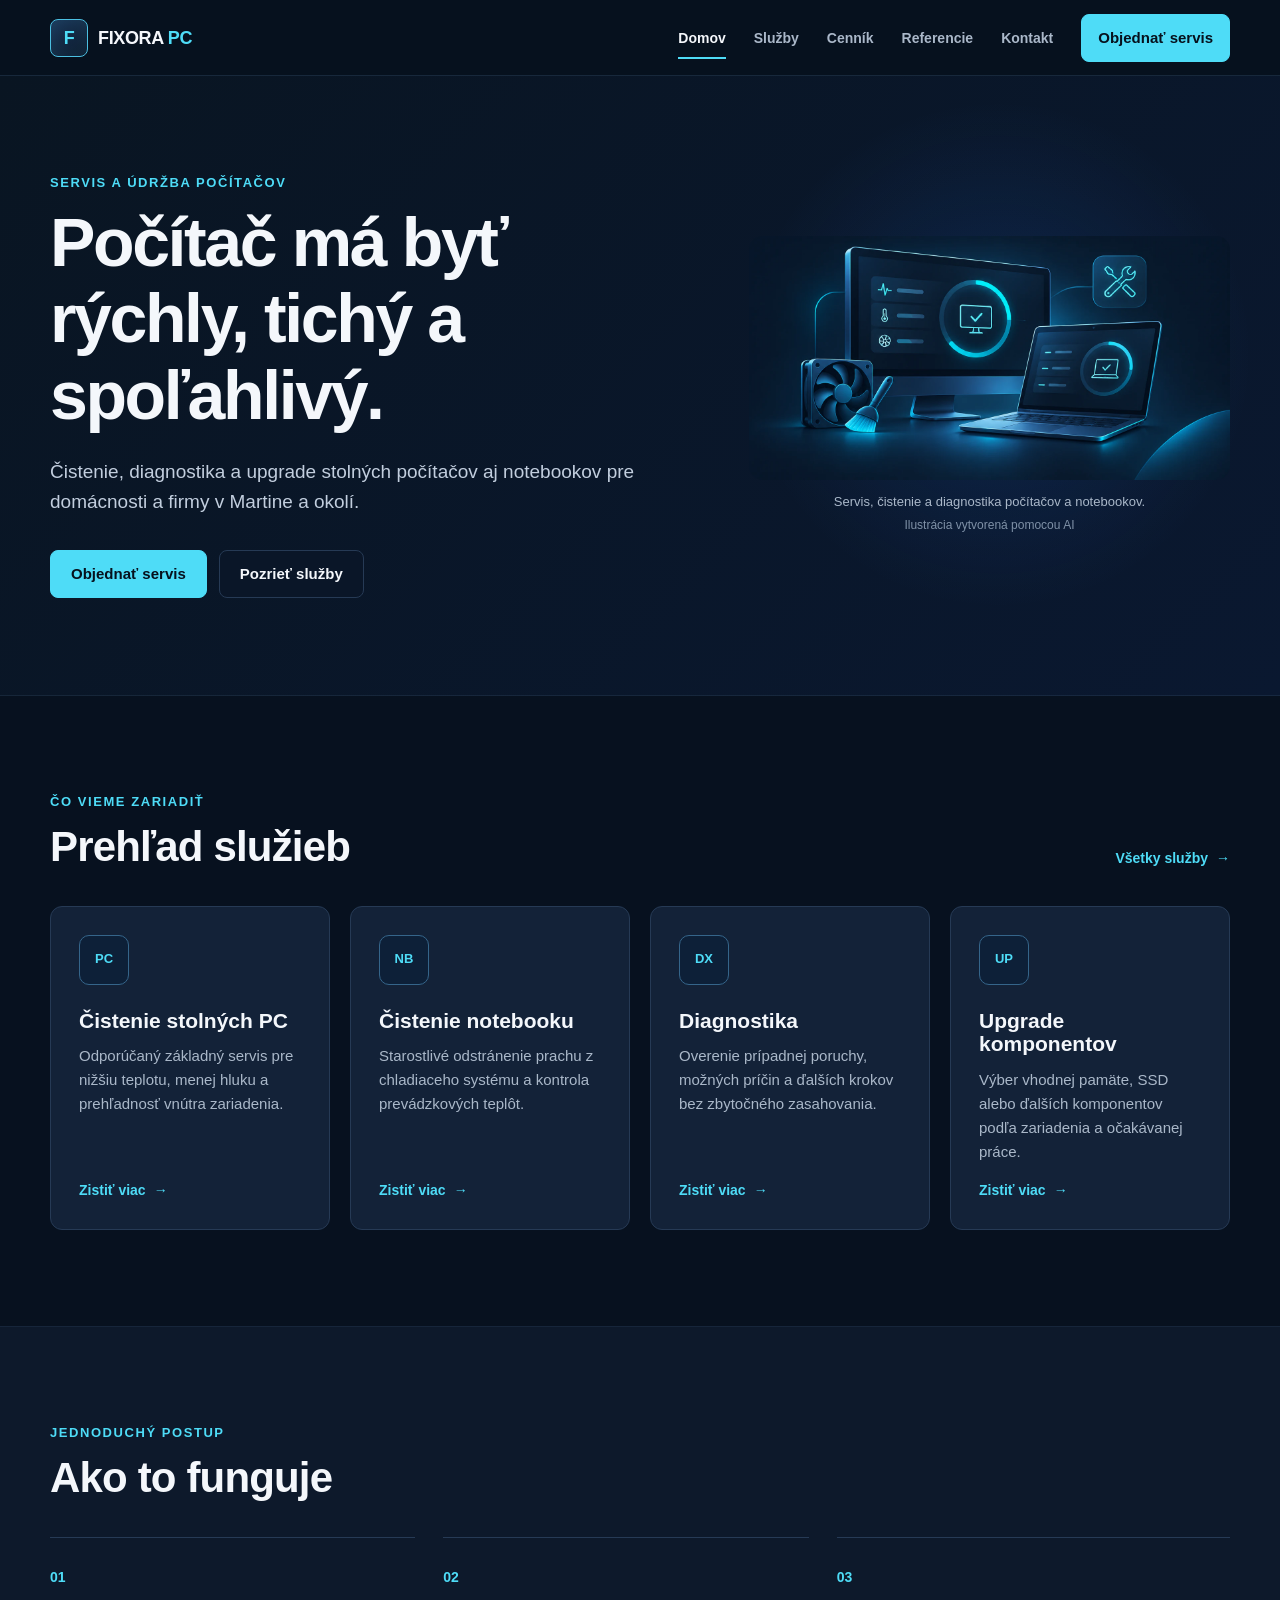
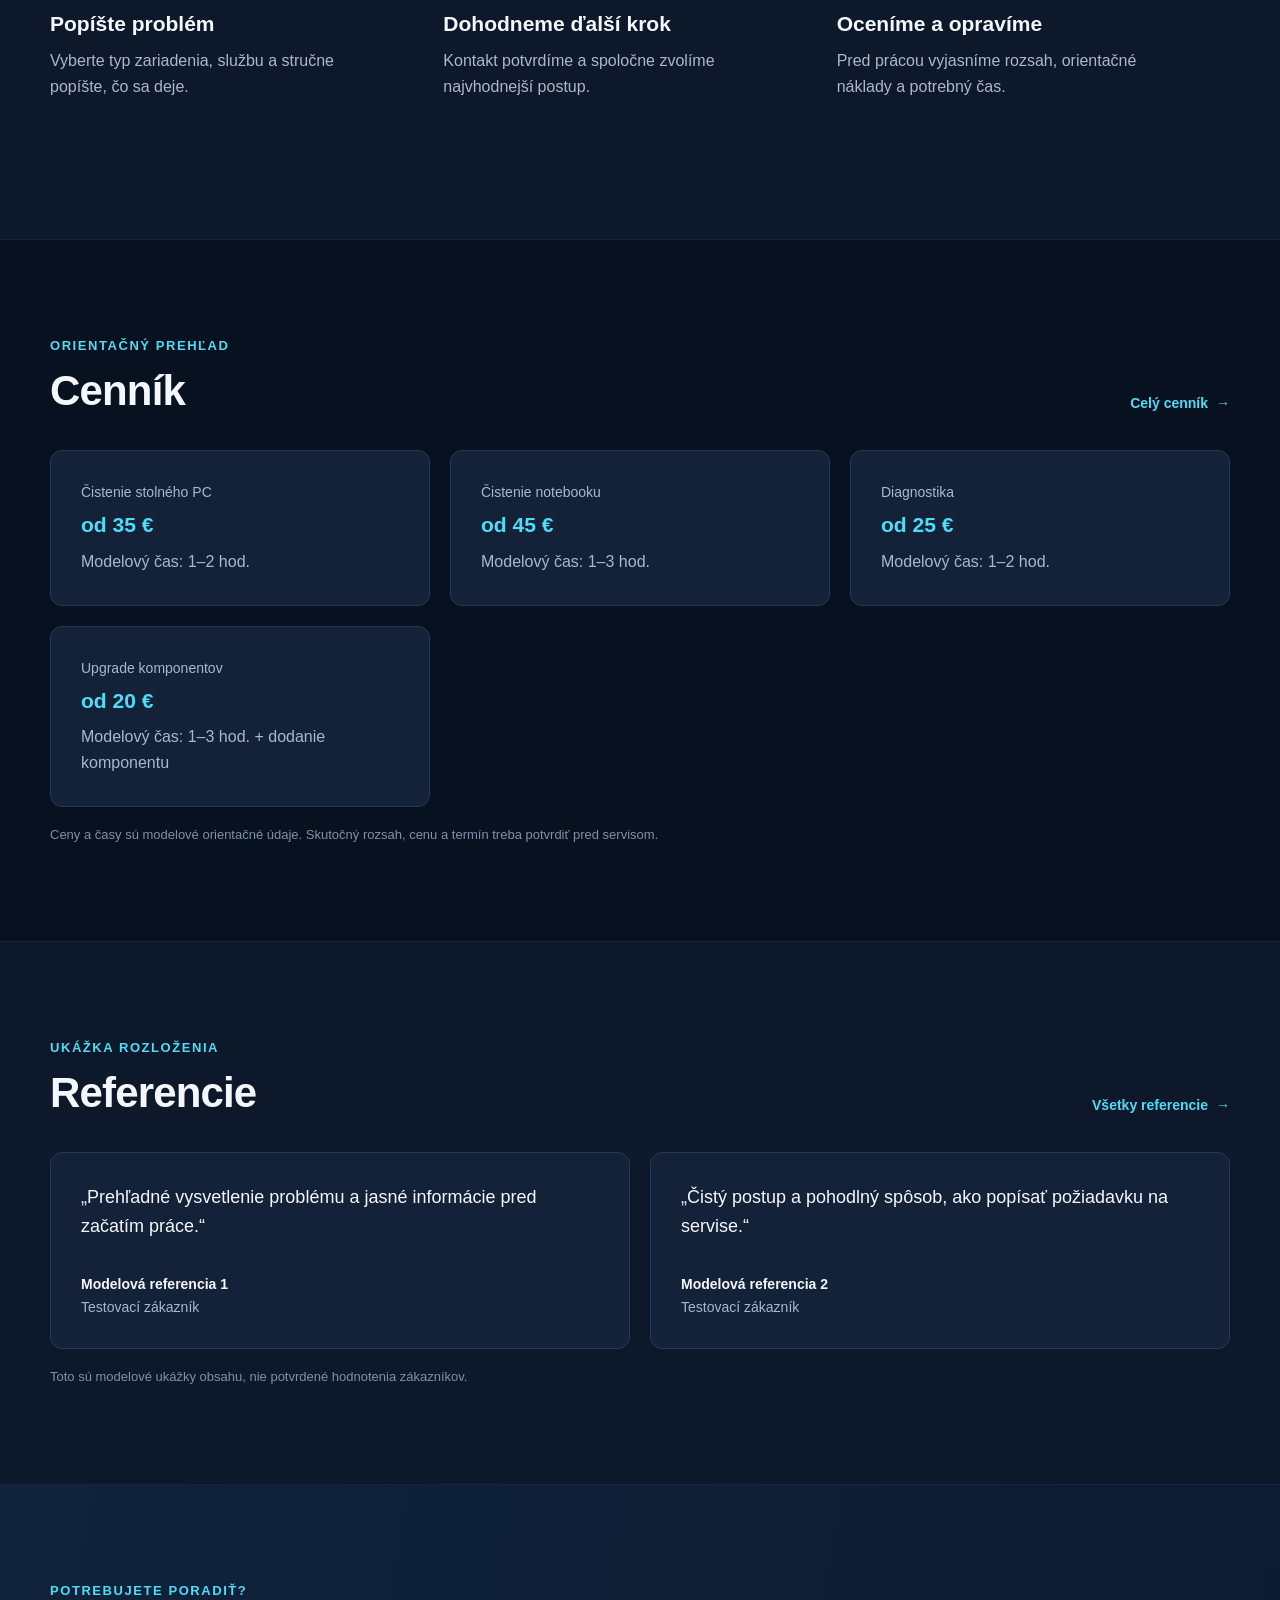
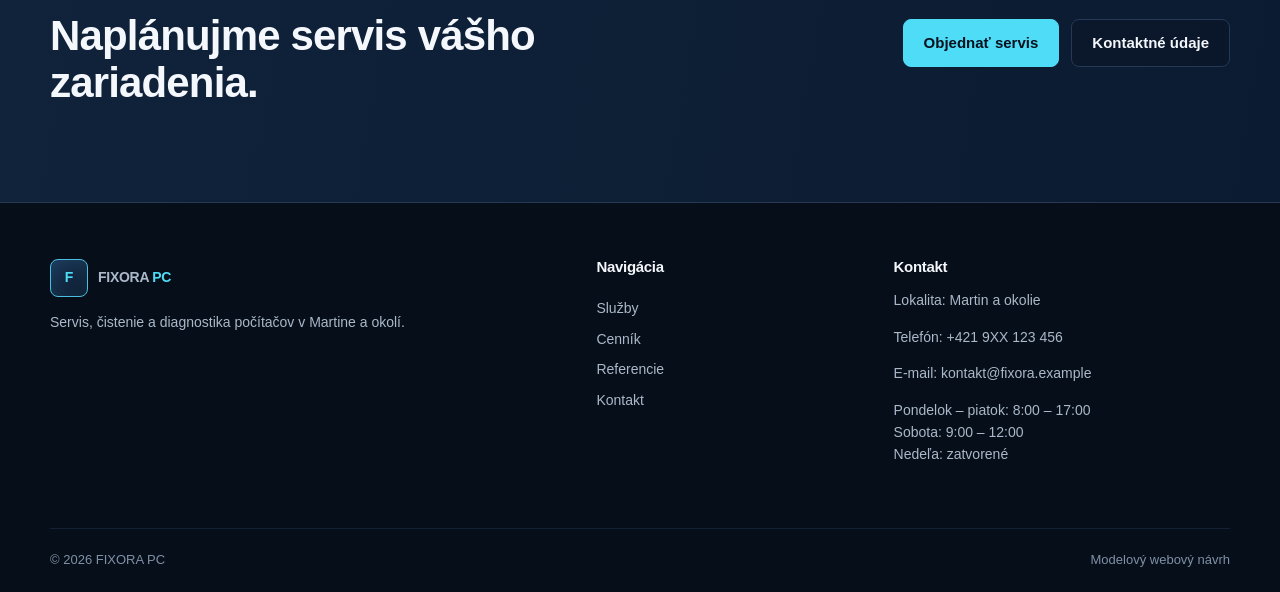
<file: index.html>
<!doctype html>
<html lang="sk">
<head>
  <meta charset="utf-8">
  <meta name="viewport" content="width=device-width, initial-scale=1">
  <meta name="description" content="FIXORA PC — modelový web pre servis, diagnostiku, čistenie a upgrade počítačov v Martine a okolí.">
  <title>FIXORA PC — servis počítačov</title>
  <link rel="icon" type="image/x-icon" href="img/favicon.ico">
  <link rel="icon" type="image/png" href="img/favicon.png">
  <link rel="preload" as="image" href="img/fixora-hero.webp" fetchpriority="high">
  <link rel="stylesheet" href="styles.css">
</head>
<body data-page="domov">
  <header class="site-header">
    <div class="container header-inner">
      <a class="brand" href="index.html" aria-label="FIXORA PC — domov">
        <span class="brand-mark" aria-hidden="true">F</span>
        <span>FIXORA <b>PC</b></span>
      </a>
      <button class="menu-toggle" type="button" aria-expanded="false" aria-controls="main-nav">
        <span class="sr-only">Otvoriť menu</span><span></span><span></span><span></span>
      </button>
      <nav class="main-nav" id="main-nav" aria-label="Hlavná navigácia">
        <a href="index.html" data-nav="domov">Domov</a>
        <a href="sluzby.html" data-nav="sluzby">Služby</a>
        <a href="cennik.html" data-nav="cennik">Cenník</a>
        <a href="referencie.html" data-nav="referencie">Referencie</a>
        <a href="kontakt.html" data-nav="kontakt">Kontakt</a>
        <a class="button button-primary nav-cta" href="objednavka.html">Objednať servis</a>
      </nav>
    </div>
  </header>

  <main>
    <section class="hero">
      <div class="container hero-grid">
        <div class="hero-copy">
          <p class="eyebrow">Servis a údržba počítačov</p>
          <h1>Počítač má byť rýchly, tichý a spoľahlivý.</h1>
          <p class="hero-lead">Čistenie, diagnostika a upgrade stolných počítačov aj notebookov pre domácnosti a firmy v Martine a okolí.</p>
          <div class="button-row">
            <a class="button button-primary" href="objednavka.html">Objednať servis</a>
            <a class="button button-secondary" href="sluzby.html">Pozrieť služby</a>
          </div>
        </div>
        <figure class="hero-visual">
          <img src="img/fixora-hero.webp" width="1448" height="736" fetchpriority="high" alt="Ilustrácia servisu, čistenia a diagnostiky počítačov a notebookov FIXORA PC.">
          <figcaption>Servis, čistenie a diagnostika počítačov a notebookov.<small>Ilustrácia vytvorená pomocou AI</small></figcaption>
        </figure>
      </div>
    </section>

    <section class="section" id="sluzby">
      <div class="container">
        <div class="section-heading">
          <div><p class="eyebrow">Čo vieme zariadiť</p><h2>Prehľad služieb</h2></div>
          <a class="text-link" href="sluzby.html">Všetky služby <span aria-hidden="true">→</span></a>
        </div>
        <div class="card-grid services-grid">
          <article class="card service-card">
            <div class="icon-box" aria-hidden="true">PC</div>
            <h3>Čistenie stolných PC</h3>
            <p>Odporúčaný základný servis pre nižšiu teplotu, menej hluku a prehľadnosť vnútra zariadenia.</p>
            <a class="card-link" href="sluzby.html">Zistiť viac <span aria-hidden="true">→</span></a>
          </article>
          <article class="card service-card">
            <div class="icon-box" aria-hidden="true">NB</div>
            <h3>Čistenie notebooku</h3>
            <p>Starostlivé odstránenie prachu z chladiaceho systému a kontrola prevádzkových teplôt.</p>
            <a class="card-link" href="sluzby.html">Zistiť viac <span aria-hidden="true">→</span></a>
          </article>
          <article class="card service-card">
            <div class="icon-box" aria-hidden="true">DX</div>
            <h3>Diagnostika</h3>
            <p>Overenie prípadnej poruchy, možných príčin a ďalších krokov bez zbytočného zasahovania.</p>
            <a class="card-link" href="sluzby.html">Zistiť viac <span aria-hidden="true">→</span></a>
          </article>
          <article class="card service-card">
            <div class="icon-box" aria-hidden="true">UP</div>
            <h3>Upgrade komponentov</h3>
            <p>Výber vhodnej pamäte, SSD alebo ďalších komponentov podľa zariadenia a očakávanej práce.</p>
            <a class="card-link" href="sluzby.html">Zistiť viac <span aria-hidden="true">→</span></a>
          </article>
        </div>
      </div>
    </section>

    <section class="section section-alt" id="ako-to-funguje">
      <div class="container">
        <div class="section-heading"><div><p class="eyebrow">Jednoduchý postup</p><h2>Ako to funguje</h2></div></div>
        <ol class="steps">
          <li><span class="step-number">01</span><h3>Popíšte problém</h3><p>Vyberte typ zariadenia, službu a stručne popíšte, čo sa deje.</p></li>
          <li><span class="step-number">02</span><h3>Dohodneme ďalší krok</h3><p>Kontakt potvrdíme a spoločne zvolíme najvhodnejší postup.</p></li>
          <li><span class="step-number">03</span><h3>Oceníme a opravíme</h3><p>Pred prácou vyjasníme rozsah, orientačné náklady a potrebný čas.</p></li>
        </ol>
      </div>
    </section>

    <section class="section" id="cennik">
      <div class="container">
        <div class="section-heading">
          <div><p class="eyebrow">Orientačný prehľad</p><h2>Cenník</h2></div>
          <a class="text-link" href="cennik.html">Celý cenník <span aria-hidden="true">→</span></a>
        </div>
        <div class="card-grid price-grid">
          <article class="card price-card"><p class="price-label">Čistenie stolného PC</p><h3>od 35 €</h3><p>Modelový čas: 1–2 hod.</p></article>
          <article class="card price-card"><p class="price-label">Čistenie notebooku</p><h3>od 45 €</h3><p>Modelový čas: 1–3 hod.</p></article>
          <article class="card price-card"><p class="price-label">Diagnostika</p><h3>od 25 €</h3><p>Modelový čas: 1–2 hod.</p></article>
          <article class="card price-card"><p class="price-label">Upgrade komponentov</p><h3>od 20 €</h3><p>Modelový čas: 1–3 hod. + dodanie komponentu</p></article>
        </div>
        <p class="data-note">Ceny a časy sú modelové orientačné údaje. Skutočný rozsah, cenu a termín treba potvrdiť pred servisom.</p>
      </div>
    </section>

    <section class="section section-alt" id="referencie">
      <div class="container">
        <div class="section-heading">
          <div><p class="eyebrow">Ukážka rozloženia</p><h2>Referencie</h2></div>
          <a class="text-link" href="referencie.html">Všetky referencie <span aria-hidden="true">→</span></a>
        </div>
        <div class="card-grid testimonial-grid">
          <blockquote class="card testimonial"><p>„Prehľadné vysvetlenie problému a jasné informácie pred začatím práce.“</p><footer><strong>Modelová referencia 1</strong><span>Testovací zákazník</span></footer></blockquote>
          <blockquote class="card testimonial"><p>„Čistý postup a pohodlný spôsob, ako popísať požiadavku na servise.“</p><footer><strong>Modelová referencia 2</strong><span>Testovací zákazník</span></footer></blockquote>
        </div>
        <p class="data-note">Toto sú modelové ukážky obsahu, nie potvrdené hodnotenia zákazníkov.</p>
      </div>
    </section>

    <section class="section contact-strip" id="kontakt">
      <div class="container contact-strip-inner">
        <div><p class="eyebrow">Potrebujete poradiť?</p><h2>Naplánujme servis vášho zariadenia.</h2></div>
        <div class="button-row"><a class="button button-primary" href="objednavka.html">Objednať servis</a><a class="button button-secondary" href="kontakt.html">Kontaktné údaje</a></div>
      </div>
    </section>
  </main>

  <footer class="site-footer">
    <div class="container footer-grid">
      <div><a class="brand footer-brand" href="index.html"><span class="brand-mark" aria-hidden="true">F</span><span>FIXORA <b>PC</b></span></a><p>Servis, čistenie a diagnostika počítačov v Martine a okolí.</p></div>
      <div><h2>Navigácia</h2><a href="sluzby.html">Služby</a><a href="cennik.html">Cenník</a><a href="referencie.html">Referencie</a><a href="kontakt.html">Kontakt</a></div>
      <div><h2>Kontakt</h2><p>Lokalita: Martin a okolie</p><p>Telefón: +421 9XX 123 456</p><p>E-mail: kontakt@fixora.example</p><p>Pondelok – piatok: 8:00 – 17:00<br>Sobota: 9:00 – 12:00<br>Nedeľa: zatvorené</p></div>
    </div>
    <div class="container footer-bottom"><span>© <span data-year></span> FIXORA PC</span><span>Modelový webový návrh</span></div>
  </footer>
  <script src="script.js"></script>
</body>
</html>
</file>
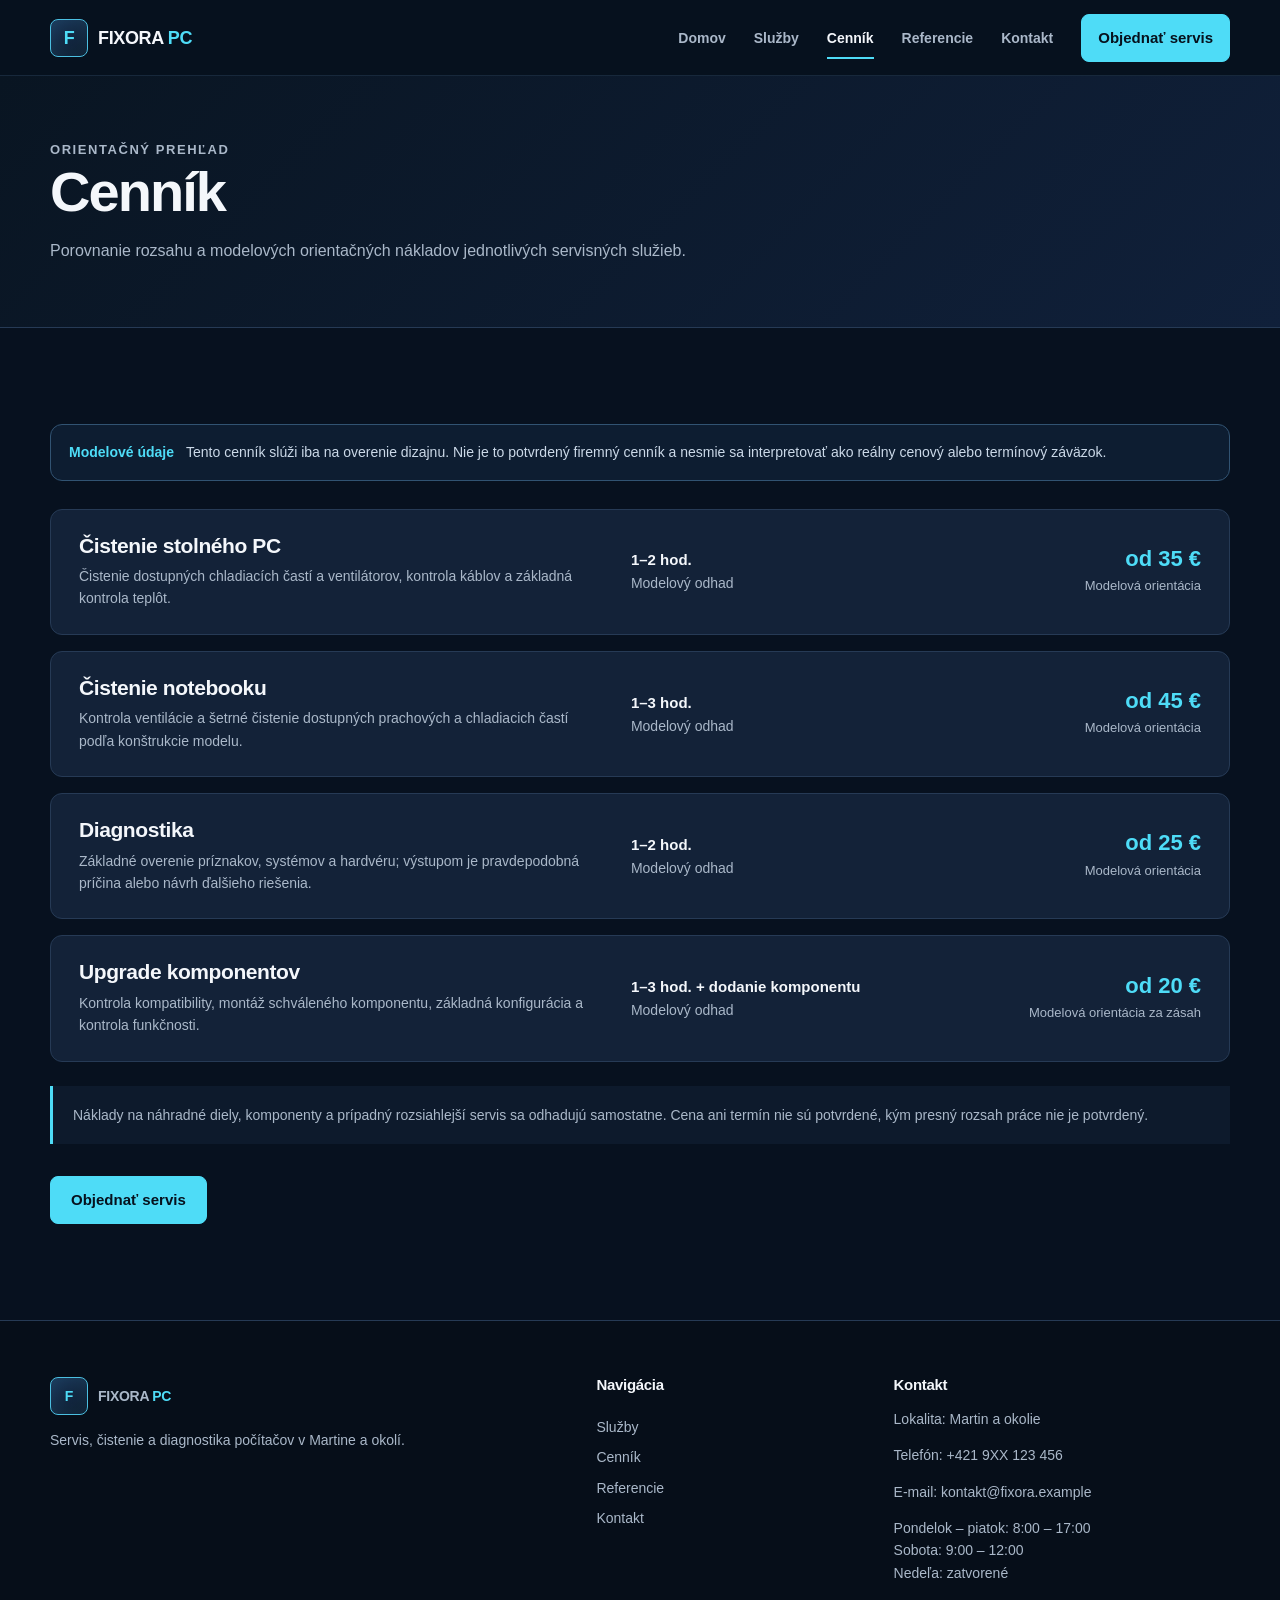
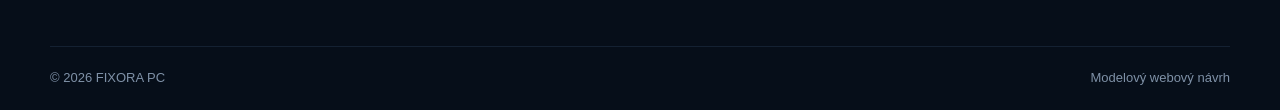
<file: cennik.html>
<!doctype html>
<html lang="sk">
<head>
  <meta charset="utf-8">
  <meta name="viewport" content="width=device-width, initial-scale=1">
  <meta name="description" content="Ukážkový cenník modelových služieb projektu FIXORA PC s orientačnými cenami a časmi. Nejde o potvrdenú ponuku firmy.">
  <title>Cenník | FIXORA PC</title>
  <link rel="icon" type="image/x-icon" href="img/favicon.ico">
  <link rel="icon" type="image/png" href="img/favicon.png">
  <link rel="stylesheet" href="styles.css">
</head>
<body data-page="cennik">
  <header class="site-header">
    <div class="container header-inner">
      <a class="brand" href="index.html" aria-label="FIXORA PC — domov"><span class="brand-mark" aria-hidden="true">F</span><span>FIXORA <b>PC</b></span></a>
      <button class="menu-toggle" type="button" aria-expanded="false" aria-controls="main-nav"><span class="sr-only">Otvoriť menu</span><span></span><span></span><span></span></button>
      <nav class="main-nav" id="main-nav" aria-label="Hlavná navigácia">
        <a href="index.html" data-nav="domov">Domov</a>
        <a href="sluzby.html" data-nav="sluzby">Služby</a>
        <a href="cennik.html" data-nav="cennik">Cenník</a>
        <a href="referencie.html" data-nav="referencie">Referencie</a>
        <a href="kontakt.html" data-nav="kontakt">Kontakt</a>
        <a class="button button-primary nav-cta" href="objednavka.html">Objednať servis</a>
      </nav>
    </div>
  </header>

  <main>
    <section class="page-hero">
      <div class="container">
        <p class="eyebrow">Orientačný prehľad</p>
        <h1>Cenník</h1>
        <p>Porovnanie rozsahu a modelových orientačných nákladov jednotlivých servisných služieb.</p>
      </div>
    </section>

    <section class="section">
      <div class="container">
        <div class="model-banner" role="note">
          <strong>Modelové údaje</strong>
          <span>Tento cenník slúži iba na overenie dizajnu. Nie je to potvrdený firemný cenník a nesmie sa interpretovať ako reálny cenový alebo termínový záväzok.</span>
        </div>

        <div class="price-list">
          <article class="card price-row">
            <div><h2>Čistenie stolného PC</h2><p>Čistenie dostupných chladiacích častí a ventilátorov, kontrola káblov a základná kontrola teplôt.</p></div>
            <div class="price-time"><strong>1–2 hod.</strong>Modelový odhad</div>
            <div class="price-value"><strong>od 35 €</strong><span>Modelová orientácia</span></div>
          </article>

          <article class="card price-row">
            <div><h2>Čistenie notebooku</h2><p>Kontrola ventilácie a šetrné čistenie dostupných prachových a chladiacich častí podľa konštrukcie modelu.</p></div>
            <div class="price-time"><strong>1–3 hod.</strong>Modelový odhad</div>
            <div class="price-value"><strong>od 45 €</strong><span>Modelová orientácia</span></div>
          </article>

          <article class="card price-row">
            <div><h2>Diagnostika</h2><p>Základné overenie príznakov, systémov a hardvéru; výstupom je pravdepodobná príčina alebo návrh ďalšieho riešenia.</p></div>
            <div class="price-time"><strong>1–2 hod.</strong>Modelový odhad</div>
            <div class="price-value"><strong>od 25 €</strong><span>Modelová orientácia</span></div>
          </article>

          <article class="card price-row">
            <div><h2>Upgrade komponentov</h2><p>Kontrola kompatibility, montáž schváleného komponentu, základná konfigurácia a kontrola funkčnosti.</p></div>
            <div class="price-time"><strong>1–3 hod. + dodanie komponentu</strong>Modelový odhad</div>
            <div class="price-value"><strong>od 20 €</strong><span>Modelová orientácia za zásah</span></div>
          </article>
        </div>

        <p class="price-disclaimer">Náklady na náhradné diely, komponenty a prípadný rozsiahlejší servis sa odhadujú samostatne. Cena ani termín nie sú potvrdené, kým presný rozsah práce nie je potvrdený.</p>
        <div class="detail-actions">
          <a class="button button-primary" href="objednavka.html">Objednať servis</a>
        </div>
      </div>
    </section>
  </main>

  <footer class="site-footer">
    <div class="container footer-grid">
      <div><a class="brand footer-brand" href="index.html"><span class="brand-mark" aria-hidden="true">F</span><span>FIXORA <b>PC</b></span></a><p>Servis, čistenie a diagnostika počítačov v Martine a okolí.</p></div>
      <div><h2>Navigácia</h2><a href="sluzby.html">Služby</a><a href="cennik.html">Cenník</a><a href="referencie.html">Referencie</a><a href="kontakt.html">Kontakt</a></div>
      <div><h2>Kontakt</h2><p>Lokalita: Martin a okolie</p><p>Telefón: +421 9XX 123 456</p><p>E-mail: kontakt@fixora.example</p><p>Pondelok – piatok: 8:00 – 17:00<br>Sobota: 9:00 – 12:00<br>Nedeľa: zatvorené</p></div>
    </div>
    <div class="container footer-bottom"><span>© <span data-year></span> FIXORA PC</span><span>Modelový webový návrh</span></div>
  </footer>
  <script src="script.js"></script>
</body>
</html>
</file>
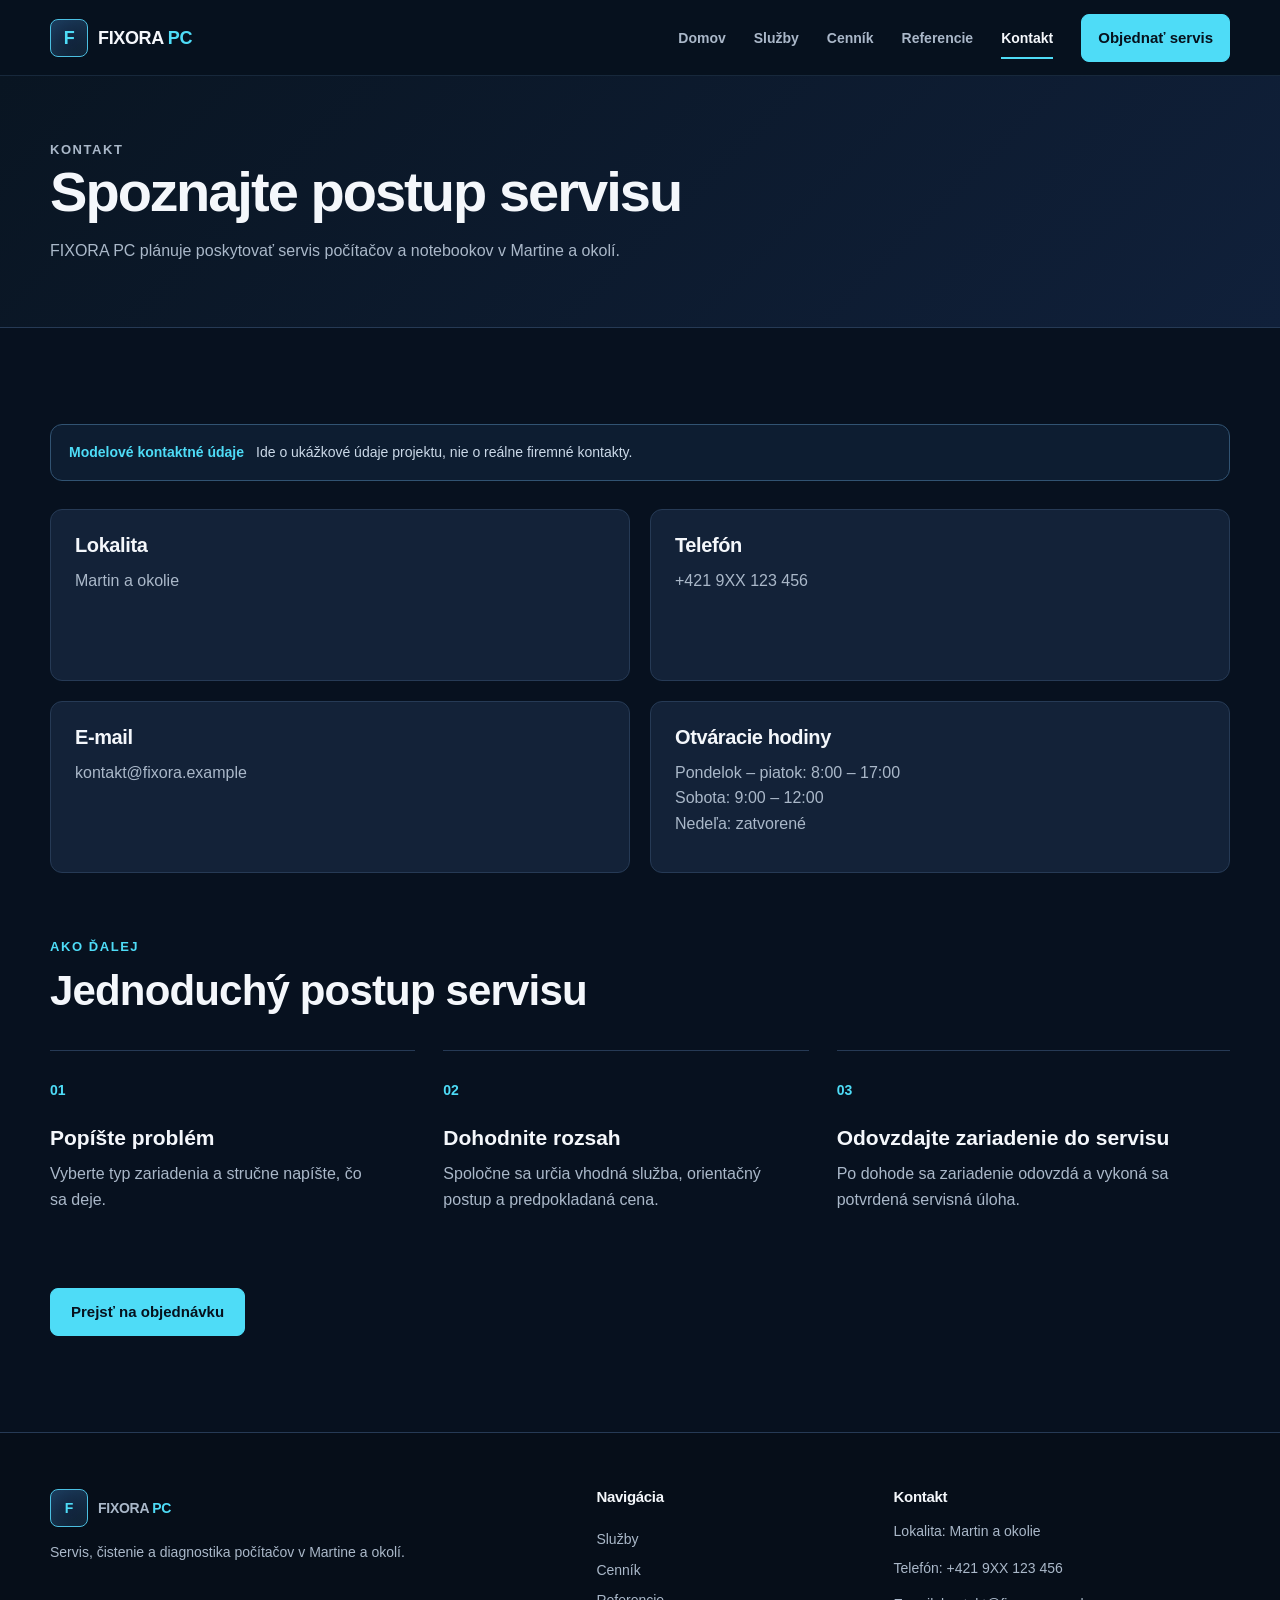
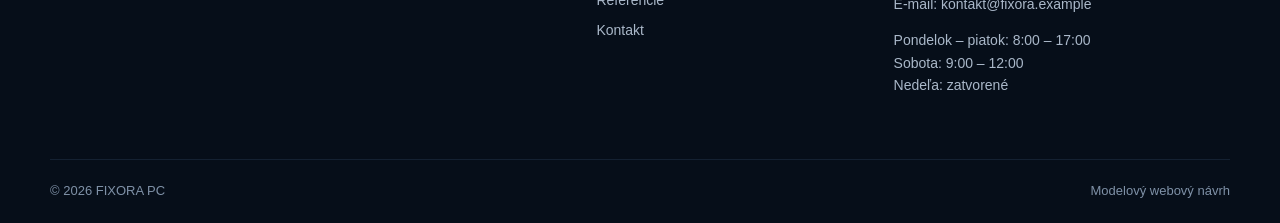
<file: kontakt.html>
<!doctype html>
<html lang="sk">
<head>
  <meta charset="utf-8">
  <meta name="viewport" content="width=device-width, initial-scale=1">
  <meta name="description" content="Ukážkové modelové kontaktné údaje projektu FIXORA PC: lokalita, telefón, e-mail a otváracie hodiny.">
  <title>Kontakt | FIXORA PC</title>
  <link rel="icon" type="image/x-icon" href="img/favicon.ico">
  <link rel="icon" type="image/png" href="img/favicon.png">
  <link rel="stylesheet" href="styles.css">
</head>
<body data-page="kontakt">
  <header class="site-header">
    <div class="container header-inner">
      <a class="brand" href="index.html" aria-label="FIXORA PC — domov"><span class="brand-mark" aria-hidden="true">F</span><span>FIXORA <b>PC</b></span></a>
      <button class="menu-toggle" type="button" aria-expanded="false" aria-controls="main-nav"><span class="sr-only">Otvoriť menu</span><span></span><span></span><span></span></button>
      <nav class="main-nav" id="main-nav" aria-label="Hlavná navigácia">
        <a href="index.html" data-nav="domov">Domov</a>
        <a href="sluzby.html" data-nav="sluzby">Služby</a>
        <a href="cennik.html" data-nav="cennik">Cenník</a>
        <a href="referencie.html" data-nav="referencie">Referencie</a>
        <a href="kontakt.html" data-nav="kontakt">Kontakt</a>
        <a class="button button-primary nav-cta" href="objednavka.html">Objednať servis</a>
      </nav>
    </div>
  </header>

  <main>
    <section class="page-hero">
      <div class="container">
        <p class="eyebrow">Kontakt</p>
        <h1>Spoznajte postup servisu</h1>
        <p>FIXORA PC plánuje poskytovať servis počítačov a notebookov v Martine a okolí.</p>
      </div>
    </section>

    <section class="section">
      <div class="container">
        <div class="model-banner" role="note">
          <strong>Modelové kontaktné údaje</strong>
          <span>Ide o ukážkové údaje projektu, nie o reálne firemné kontakty.</span>
        </div>
        <div class="contact-grid">
          <article class="card contact-card">
            <h2>Lokalita</h2>
            <p>Martin a okolie</p>
          </article>

          <article class="card contact-card">
            <h2>Telefón</h2>
            <p>+421 9XX 123 456</p>
          </article>

          <article class="card contact-card">
            <h2>E-mail</h2>
            <p>kontakt@fixora.example</p>
          </article>

          <article class="card contact-card">
            <h2>Otváracie hodiny</h2>
            <p>Pondelok – piatok: 8:00 – 17:00<br>Sobota: 9:00 – 12:00<br>Nedeľa: zatvorené</p>
          </article>
        </div>

        <div class="service-process">
          <div class="section-heading"><div><p class="eyebrow">Ako ďalej</p><h2>Jednoduchý postup servisu</h2></div></div>
          <ol class="steps">
            <li><span class="step-number">01</span><h3>Popíšte problém</h3><p>Vyberte typ zariadenia a stručne napíšte, čo sa deje.</p></li>
            <li><span class="step-number">02</span><h3>Dohodnite rozsah</h3><p>Spoločne sa určia vhodná služba, orientačný postup a predpokladaná cena.</p></li>
            <li><span class="step-number">03</span><h3>Odovzdajte zariadenie do servisu</h3><p>Po dohode sa zariadenie odovzdá a vykoná sa potvrdená servisná úloha.</p></li>
          </ol>
        </div>

        <div class="detail-actions">
          <a class="button button-primary" href="objednavka.html">Prejsť na objednávku</a>
        </div>
      </div>
    </section>
  </main>

  <footer class="site-footer">
    <div class="container footer-grid">
      <div><a class="brand footer-brand" href="index.html"><span class="brand-mark" aria-hidden="true">F</span><span>FIXORA <b>PC</b></span></a><p>Servis, čistenie a diagnostika počítačov v Martine a okolí.</p></div>
      <div><h2>Navigácia</h2><a href="sluzby.html">Služby</a><a href="cennik.html">Cenník</a><a href="referencie.html">Referencie</a><a href="kontakt.html">Kontakt</a></div>
      <div><h2>Kontakt</h2><p>Lokalita: Martin a okolie</p><p>Telefón: +421 9XX 123 456</p><p>E-mail: kontakt@fixora.example</p><p>Pondelok – piatok: 8:00 – 17:00<br>Sobota: 9:00 – 12:00<br>Nedeľa: zatvorené</p></div>
    </div>
    <div class="container footer-bottom"><span>© <span data-year></span> FIXORA PC</span><span>Modelový webový návrh</span></div>
  </footer>
  <script src="script.js"></script>
</body>
</html>
</file>
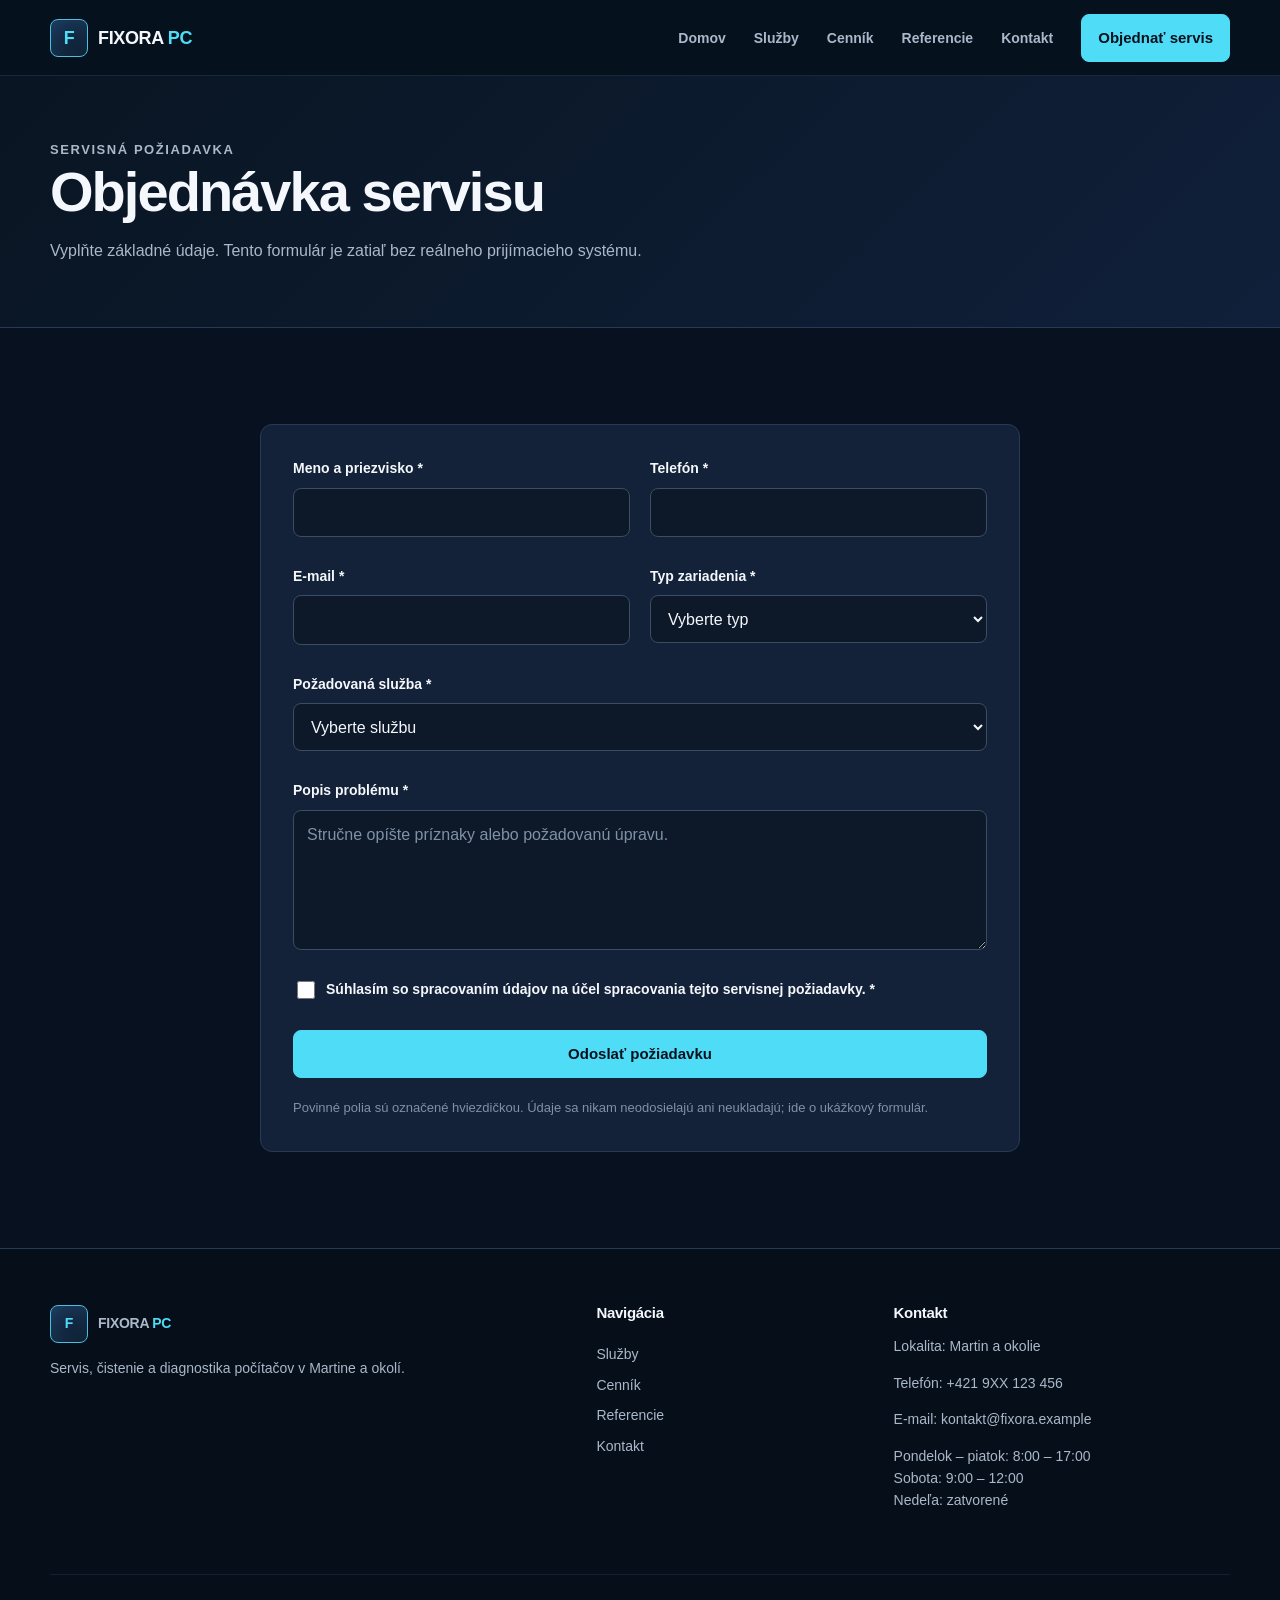
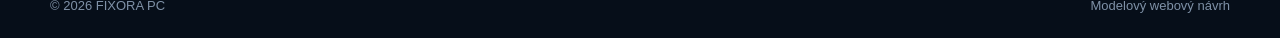
<file: objednavka.html>
<!doctype html>
<html lang="sk">
<head><meta charset="utf-8"><meta name="viewport" content="width=device-width, initial-scale=1"><meta name="description" content="Ukážkový objednávkový formulár projektu FIXORA PC. Zadané údaje sa neodosielajú ani neukladajú."><title>Objednávka | FIXORA PC</title><link rel="icon" type="image/x-icon" href="img/favicon.ico"><link rel="icon" type="image/png" href="img/favicon.png"><link rel="stylesheet" href="styles.css"></head>
<body data-page="objednavka">
  <header class="site-header"><div class="container header-inner"><a class="brand" href="index.html" aria-label="FIXORA PC — domov"><span class="brand-mark" aria-hidden="true">F</span><span>FIXORA <b>PC</b></span></a><button class="menu-toggle" type="button" aria-expanded="false" aria-controls="main-nav"><span class="sr-only">Otvoriť menu</span><span></span><span></span><span></span></button><nav class="main-nav" id="main-nav" aria-label="Hlavná navigácia"><a href="index.html" data-nav="domov">Domov</a><a href="sluzby.html" data-nav="sluzby">Služby</a><a href="cennik.html" data-nav="cennik">Cenník</a><a href="referencie.html" data-nav="referencie">Referencie</a><a href="kontakt.html" data-nav="kontakt">Kontakt</a><a class="button button-primary nav-cta" href="objednavka.html">Objednať servis</a></nav></div></header>
  <main><section class="page-hero"><div class="container"><p class="eyebrow">Servisná požiadavka</p><h1>Objednávka servisu</h1><p>Vyplňte základné údaje. Tento formulár je zatiaľ bez reálneho prijímacieho systému.</p></div></section>
  <section class="section"><div class="container order-layout">
    <form class="order-form" id="objednavkovy-formular" novalidate>
      <div class="form-error-summary field-full" id="prehled-chyb" role="alert" tabindex="-1" hidden>
        <p>Skontrolujte, prosím, nasledujúce údaje:</p>
        <ul></ul>
      </div>
      <div class="field"><label for="meno-priezvisko">Meno a priezvisko *</label><input id="meno-priezvisko" name="meno" type="text" autocomplete="name" required aria-describedby="chyba-meno"><span class="field-error" id="chyba-meno"></span></div>
      <div class="field"><label for="telefon">Telefón *</label><input id="telefon" name="telefon" type="tel" autocomplete="tel" required aria-describedby="chyba-telefon"><span class="field-error" id="chyba-telefon"></span></div>
      <div class="field"><label for="email">E-mail *</label><input id="email" name="email" type="email" autocomplete="email" required aria-describedby="chyba-email"><span class="field-error" id="chyba-email"></span></div>
      <div class="field"><label for="typ-zariadenia">Typ zariadenia *</label><select id="typ-zariadenia" name="typ_zariadenia" required aria-describedby="chyba-typ-zariadenia"><option value="">Vyberte typ</option><option value="Stolný počítač">Stolný počítač</option><option value="Notebook">Notebook</option><option value="Viac zariadení">Viac zariadení</option><option value="Iné">Iné</option></select><span class="field-error" id="chyba-typ-zariadenia"></span></div>
      <div class="field conditional-field field-full" id="pole-pocet-zariadeni" hidden><label for="pocet-zariadeni">Počet zariadení *</label><input id="pocet-zariadeni" name="pocet_zariadeni" type="number" min="1" step="1" inputmode="numeric" aria-describedby="chyba-pocet-zariadeni"><span class="field-error" id="chyba-pocet-zariadeni"></span></div>
      <div class="field field-full"><label for="sluzba">Požadovaná služba *</label><select id="sluzba" name="sluzba" required aria-describedby="chyba-sluzba"><option value="">Vyberte službu</option><option value="Čistenie stolného PC">Čistenie stolného PC</option><option value="Čistenie notebooku">Čistenie notebooku</option><option value="Diagnostika">Diagnostika</option><option value="Upgrade komponentov">Upgrade komponentov</option><option value="Iné">Iné</option></select><span class="field-error" id="chyba-sluzba"></span></div>
      <div class="field field-full"><label for="popis-problemu">Popis problému *</label><textarea id="popis-problemu" name="popis" required placeholder="Stručne opíšte príznaky alebo požadovanú úpravu." aria-describedby="chyba-popis-problemu"></textarea><span class="field-error" id="chyba-popis-problemu"></span></div>
      <div class="field checkbox-field field-full"><input id="suhlas" name="suhlas" type="checkbox" required aria-describedby="chyba-suhlas"><label for="suhlas">Súhlasím so spracovaním údajov na účel spracovania tejto servisnej požiadavky. *</label><span class="field-error" id="chyba-suhlas"></span></div>
      <button class="button button-primary form-submit" id="odoslat-poziadavku" type="submit">Odoslať požiadavku</button>
      <p class="form-note">Povinné polia sú označené hviezdičkou. Údaje sa nikam neodosielajú ani neukladajú; ide o ukážkový formulár.</p>
    </form>
  </div></section></main>
  <footer class="site-footer"><div class="container footer-grid"><div><a class="brand footer-brand" href="index.html"><span class="brand-mark" aria-hidden="true">F</span><span>FIXORA <b>PC</b></span></a><p>Servis, čistenie a diagnostika počítačov v Martine a okolí.</p></div><div><h2>Navigácia</h2><a href="sluzby.html">Služby</a><a href="cennik.html">Cenník</a><a href="referencie.html">Referencie</a><a href="kontakt.html">Kontakt</a></div><div><h2>Kontakt</h2><p>Lokalita: Martin a okolie</p><p>Telefón: +421 9XX 123 456</p><p>E-mail: kontakt@fixora.example</p><p>Pondelok – piatok: 8:00 – 17:00<br>Sobota: 9:00 – 12:00<br>Nedeľa: zatvorené</p></div></div><div class="container footer-bottom"><span>© <span data-year></span> FIXORA PC</span><span>Modelový webový návrh</span></div></footer>
  <script src="script.js"></script>
</body>
</html>
</file>
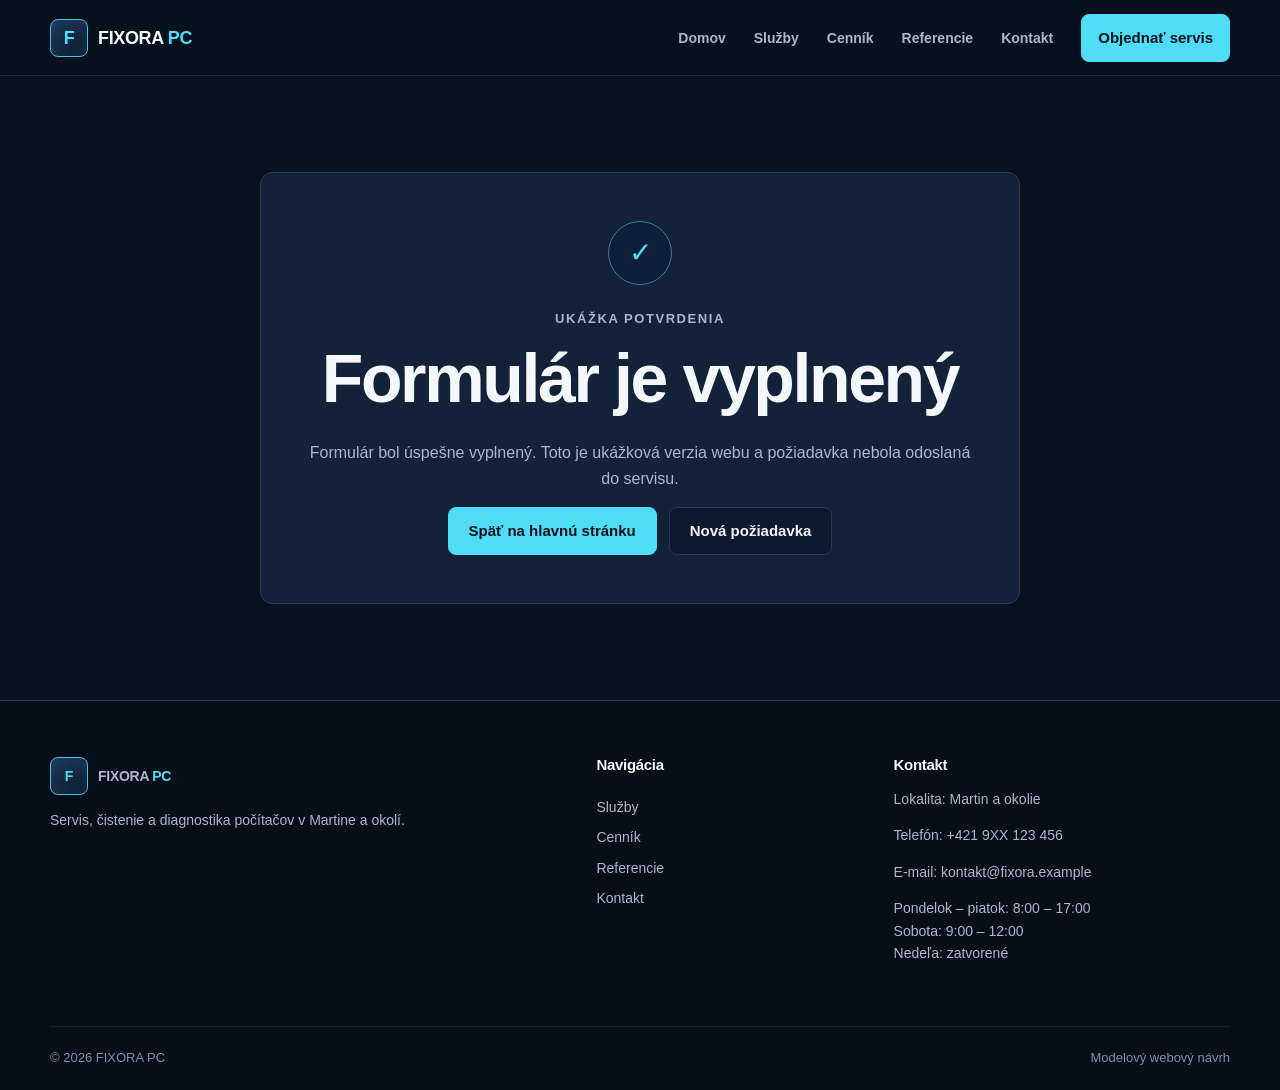
<file: potvrdenie.html>
<!doctype html>
<html lang="sk">
<head><meta charset="utf-8"><meta name="viewport" content="width=device-width, initial-scale=1"><meta name="description" content="Ukážková stránka potvrdenia formulára projektu FIXORA PC. Servisná požiadavka sa nikam neodosiela."><title>Potvrdenie | FIXORA PC</title><link rel="icon" type="image/x-icon" href="img/favicon.ico"><link rel="icon" type="image/png" href="img/favicon.png"><link rel="stylesheet" href="styles.css"></head>
<body>
  <header class="site-header"><div class="container header-inner"><a class="brand" href="index.html" aria-label="FIXORA PC — domov"><span class="brand-mark" aria-hidden="true">F</span><span>FIXORA <b>PC</b></span></a><button class="menu-toggle" type="button" aria-expanded="false" aria-controls="main-nav"><span class="sr-only">Otvoriť menu</span><span></span><span></span><span></span></button><nav class="main-nav" id="main-nav" aria-label="Hlavná navigácia"><a href="index.html" data-nav="domov">Domov</a><a href="sluzby.html" data-nav="sluzby">Služby</a><a href="cennik.html" data-nav="cennik">Cenník</a><a href="referencie.html" data-nav="referencie">Referencie</a><a href="kontakt.html" data-nav="kontakt">Kontakt</a><a class="button button-primary nav-cta" href="objednavka.html">Objednať servis</a></nav></div></header>
  <main><section class="section"><div class="container confirmation"><div class="card confirmation-card"><div class="confirmation-icon" aria-hidden="true">✓</div><p class="eyebrow">Ukážka potvrdenia</p><h1>Formulár je vyplnený</h1><p role="status">Formulár bol úspešne vyplnený. Toto je ukážková verzia webu a požiadavka nebola odoslaná do servisu.</p><div class="button-row"><a class="button button-primary" href="index.html">Späť na hlavnú stránku</a><a class="button button-secondary" href="objednavka.html">Nová požiadavka</a></div></div></div></section></main>
  <footer class="site-footer"><div class="container footer-grid"><div><a class="brand footer-brand" href="index.html"><span class="brand-mark" aria-hidden="true">F</span><span>FIXORA <b>PC</b></span></a><p>Servis, čistenie a diagnostika počítačov v Martine a okolí.</p></div><div><h2>Navigácia</h2><a href="sluzby.html">Služby</a><a href="cennik.html">Cenník</a><a href="referencie.html">Referencie</a><a href="kontakt.html">Kontakt</a></div><div><h2>Kontakt</h2><p>Lokalita: Martin a okolie</p><p>Telefón: +421 9XX 123 456</p><p>E-mail: kontakt@fixora.example</p><p>Pondelok – piatok: 8:00 – 17:00<br>Sobota: 9:00 – 12:00<br>Nedeľa: zatvorené</p></div></div><div class="container footer-bottom"><span>© <span data-year></span> FIXORA PC</span><span>Modelový webový návrh</span></div></footer>
  <script src="script.js"></script>
</body>
</html>
</file>
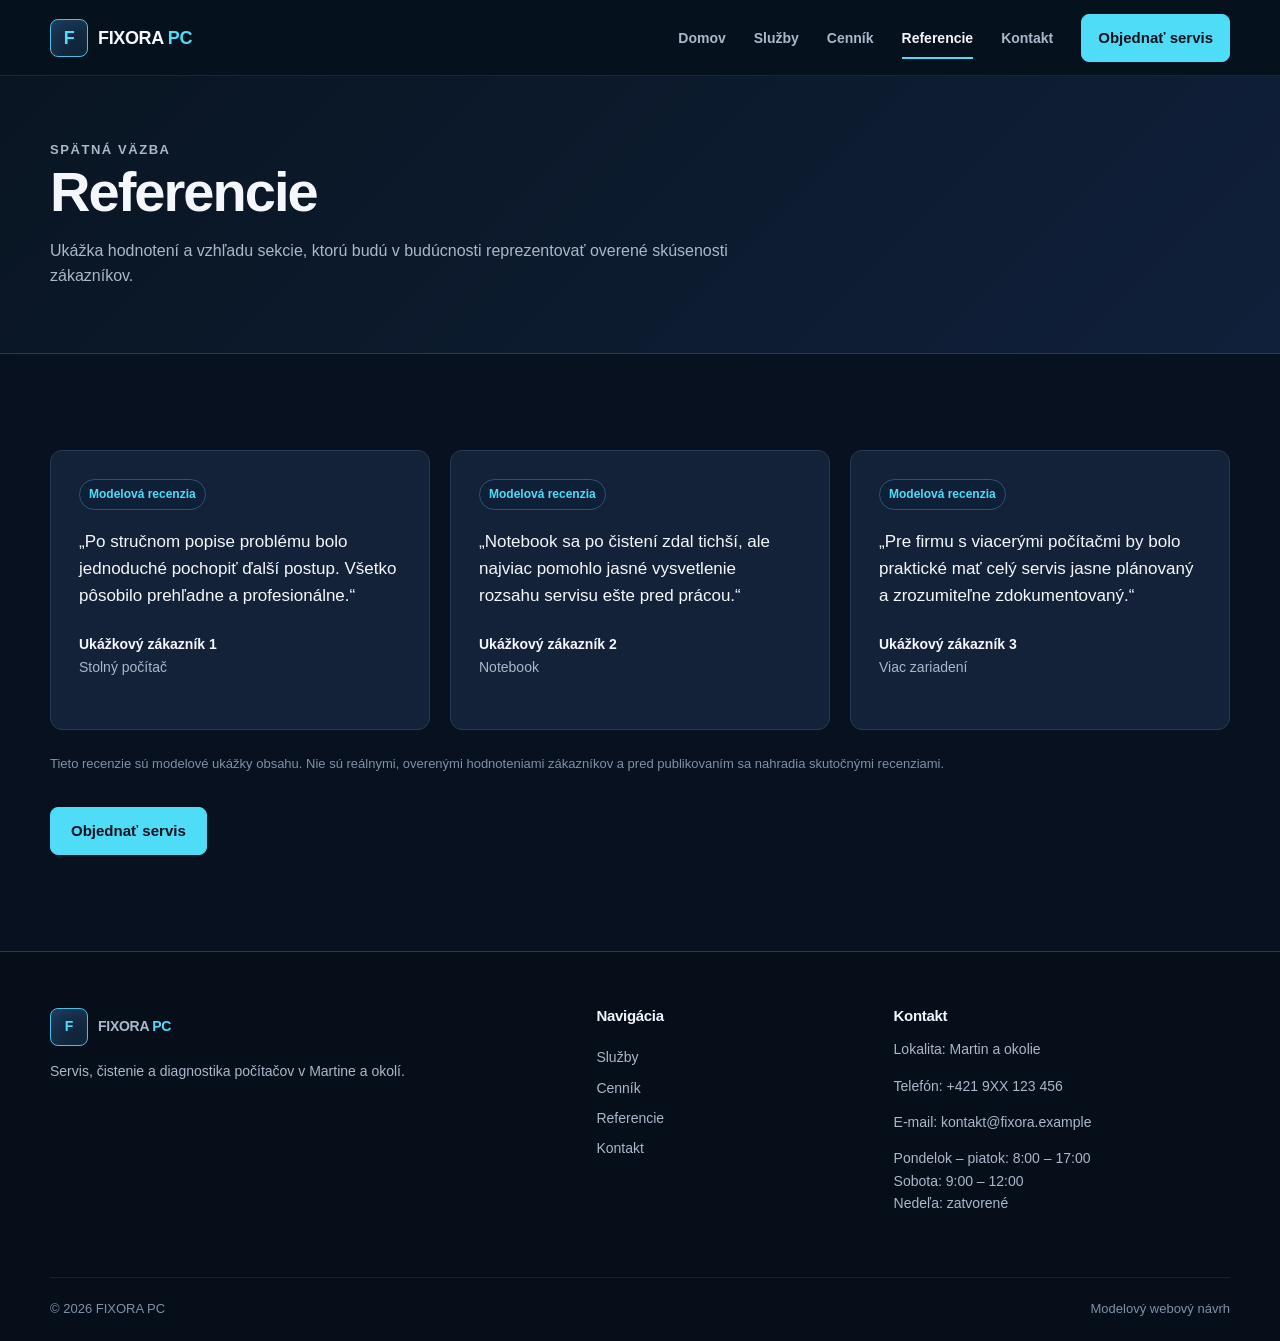
<file: referencie.html>
<!doctype html>
<html lang="sk">
<head>
  <meta charset="utf-8">
  <meta name="viewport" content="width=device-width, initial-scale=1">
  <meta name="description" content="Ukážka rozloženia modelových referencií projektu FIXORA PC. Zobrazené texty nie sú skutočnými hodnoteniami zákazníkov.">
  <title>Referencie | FIXORA PC</title>
  <link rel="icon" type="image/x-icon" href="img/favicon.ico">
  <link rel="icon" type="image/png" href="img/favicon.png">
  <link rel="stylesheet" href="styles.css">
</head>
<body data-page="referencie">
  <header class="site-header">
    <div class="container header-inner">
      <a class="brand" href="index.html" aria-label="FIXORA PC — domov"><span class="brand-mark" aria-hidden="true">F</span><span>FIXORA <b>PC</b></span></a>
      <button class="menu-toggle" type="button" aria-expanded="false" aria-controls="main-nav"><span class="sr-only">Otvoriť menu</span><span></span><span></span><span></span></button>
      <nav class="main-nav" id="main-nav" aria-label="Hlavná navigácia">
        <a href="index.html" data-nav="domov">Domov</a>
        <a href="sluzby.html" data-nav="sluzby">Služby</a>
        <a href="cennik.html" data-nav="cennik">Cenník</a>
        <a href="referencie.html" data-nav="referencie">Referencie</a>
        <a href="kontakt.html" data-nav="kontakt">Kontakt</a>
        <a class="button button-primary nav-cta" href="objednavka.html">Objednať servis</a>
      </nav>
    </div>
  </header>

  <main>
    <section class="page-hero">
      <div class="container">
        <p class="eyebrow">Spätná väzba</p>
        <h1>Referencie</h1>
        <p>Ukážka hodnotení a vzhľadu sekcie, ktorú budú v budúcnosti reprezentovať overené skúsenosti zákazníkov.</p>
      </div>
    </section>

    <section class="section">
      <div class="container">
        <div class="reference-grid">
          <article class="card reference-card">
            <span class="model-badge">Modelová recenzia</span>
            <blockquote>
              <p>„Po stručnom popise problému bolo jednoduché pochopiť ďalší postup. Všetko pôsobilo prehľadne a profesionálne.“</p>
              <footer><strong>Ukážkový zákazník 1</strong><span>Stolný počítač</span></footer>
            </blockquote>
          </article>

          <article class="card reference-card">
            <span class="model-badge">Modelová recenzia</span>
            <blockquote>
              <p>„Notebook sa po čistení zdal tichší, ale najviac pomohlo jasné vysvetlenie rozsahu servisu ešte pred prácou.“</p>
              <footer><strong>Ukážkový zákazník 2</strong><span>Notebook</span></footer>
            </blockquote>
          </article>

          <article class="card reference-card">
            <span class="model-badge">Modelová recenzia</span>
            <blockquote>
              <p>„Pre firmu s viacerými počítačmi by bolo praktické mať celý servis jasne plánovaný a zrozumiteľne zdokumentovaný.“</p>
              <footer><strong>Ukážkový zákazník 3</strong><span>Viac zariadení</span></footer>
            </blockquote>
          </article>
        </div>

        <p class="reference-disclaimer">Tieto recenzie sú modelové ukážky obsahu. Nie sú reálnymi, overenými hodnoteniami zákazníkov a pred publikovaním sa nahradia skutočnými recenziami.</p>
        <div class="detail-actions">
          <a class="button button-primary" href="objednavka.html">Objednať servis</a>
        </div>
      </div>
    </section>
  </main>

  <footer class="site-footer">
    <div class="container footer-grid">
      <div><a class="brand footer-brand" href="index.html"><span class="brand-mark" aria-hidden="true">F</span><span>FIXORA <b>PC</b></span></a><p>Servis, čistenie a diagnostika počítačov v Martine a okolí.</p></div>
      <div><h2>Navigácia</h2><a href="sluzby.html">Služby</a><a href="cennik.html">Cenník</a><a href="referencie.html">Referencie</a><a href="kontakt.html">Kontakt</a></div>
      <div><h2>Kontakt</h2><p>Lokalita: Martin a okolie</p><p>Telefón: +421 9XX 123 456</p><p>E-mail: kontakt@fixora.example</p><p>Pondelok – piatok: 8:00 – 17:00<br>Sobota: 9:00 – 12:00<br>Nedeľa: zatvorené</p></div>
    </div>
    <div class="container footer-bottom"><span>© <span data-year></span> FIXORA PC</span><span>Modelový webový návrh</span></div>
  </footer>
  <script src="script.js"></script>
</body>
</html>
</file>
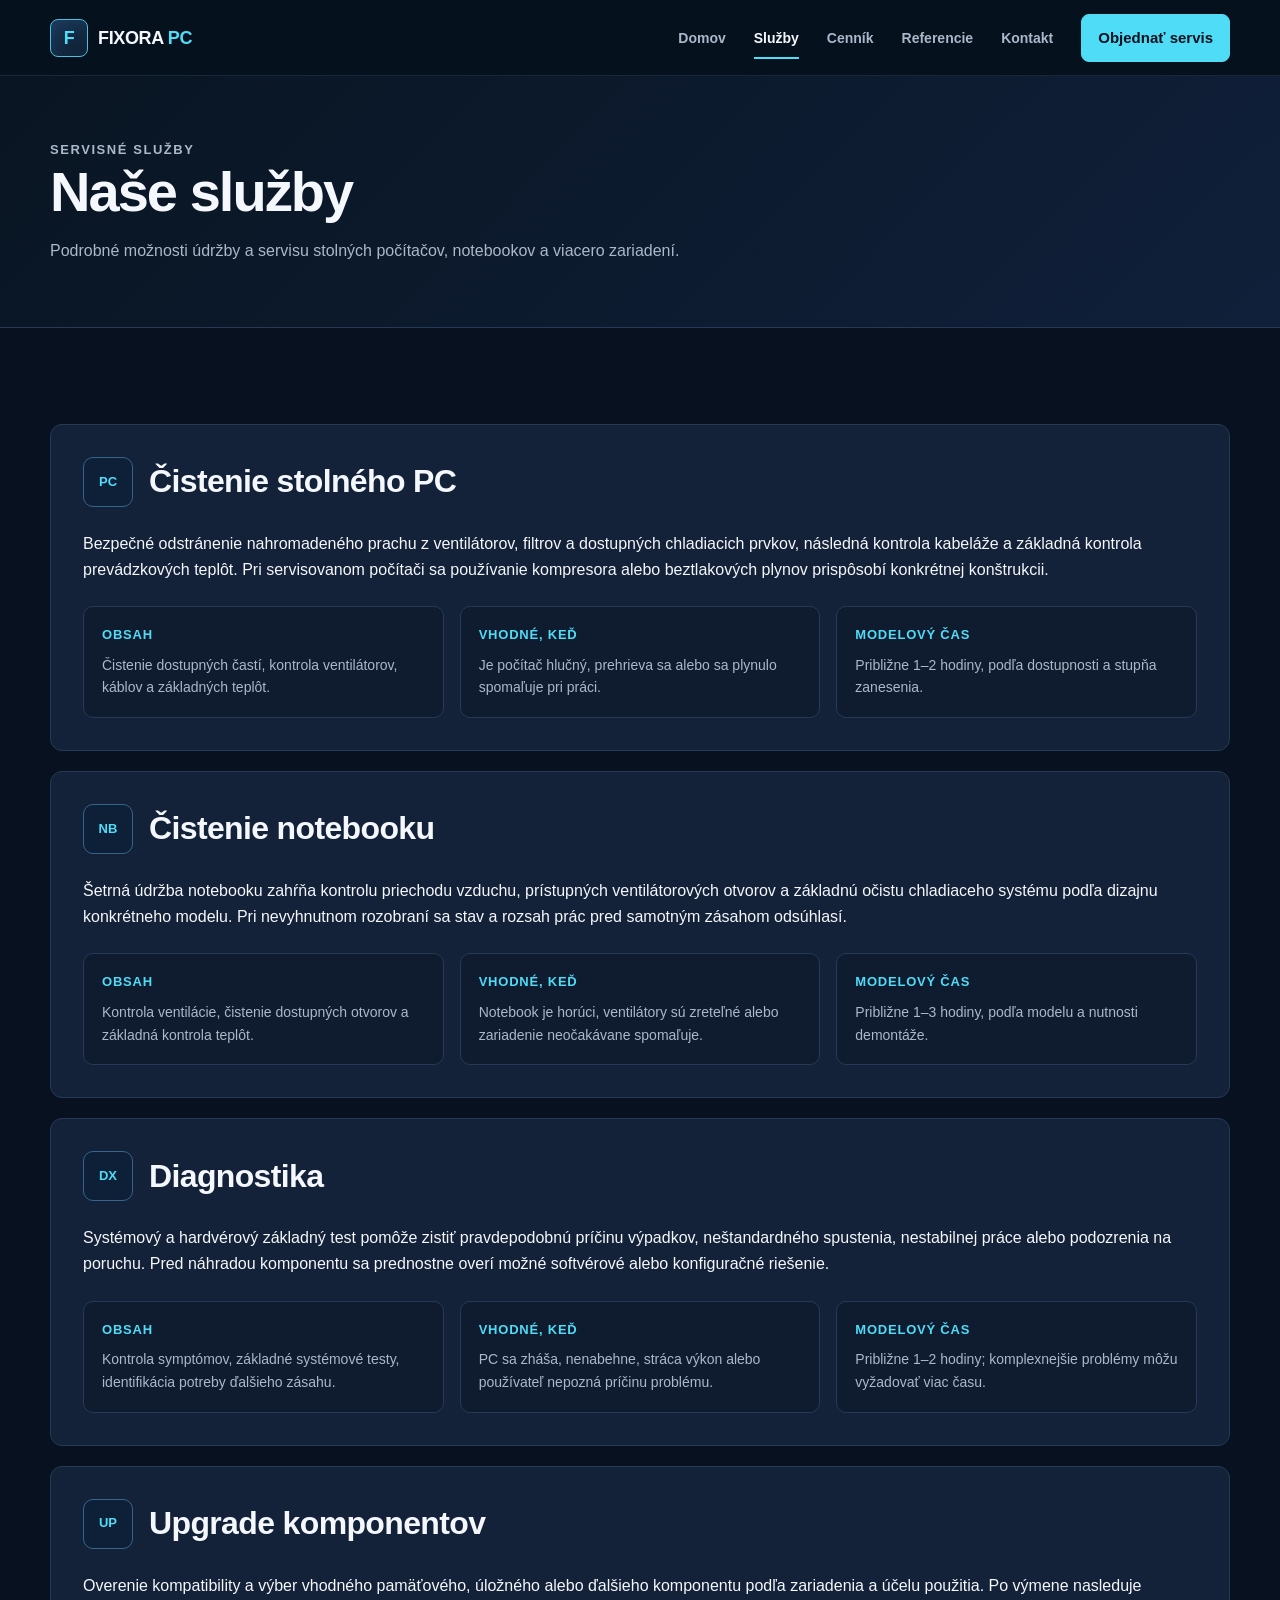
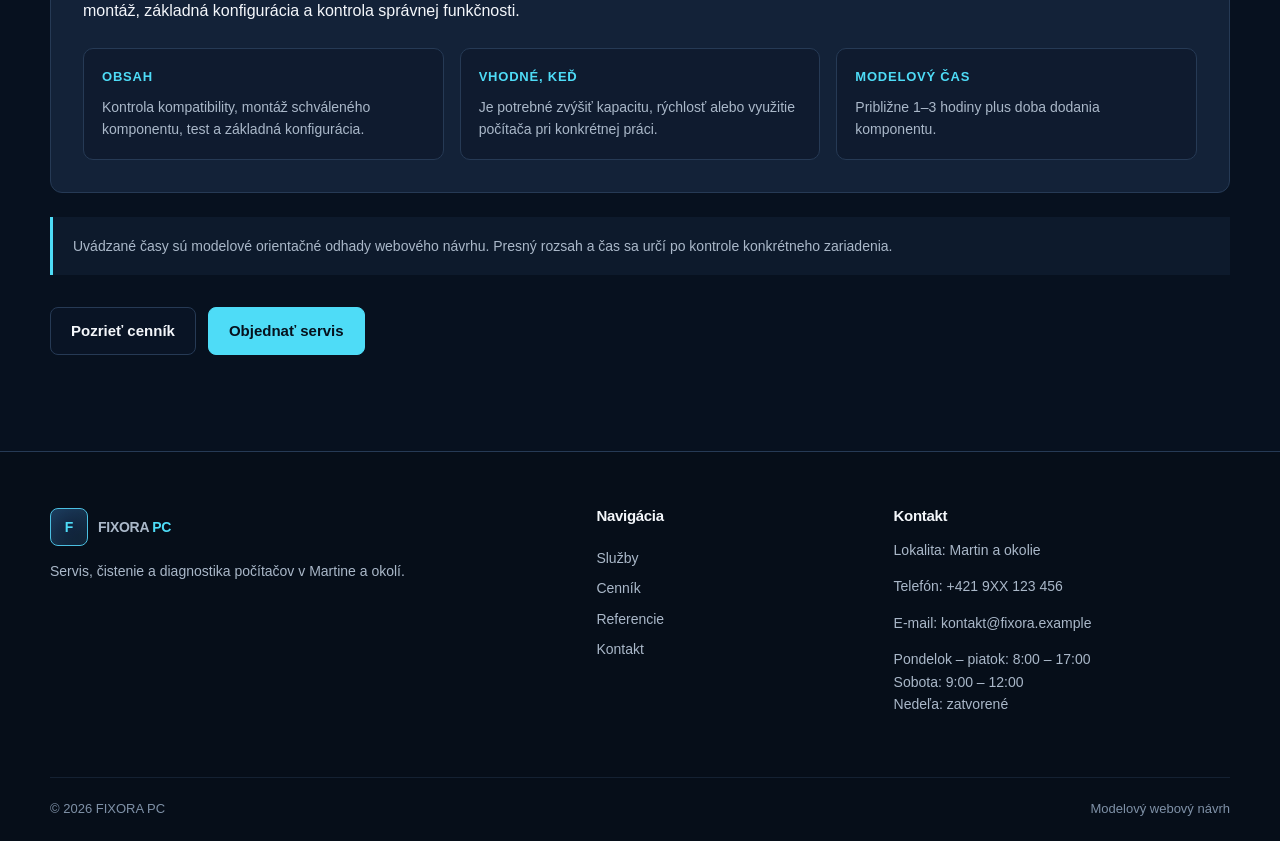
<file: sluzby.html>
<!doctype html>
<html lang="sk">
<head>
  <meta charset="utf-8">
  <meta name="viewport" content="width=device-width, initial-scale=1">
  <meta name="description" content="Ukážka modelových služieb FIXORA PC: čistenie počítačov, diagnostika a upgrade. Obsah slúži na prezentáciu návrhu webu.">
  <title>Služby | FIXORA PC</title>
  <link rel="icon" type="image/x-icon" href="img/favicon.ico">
  <link rel="icon" type="image/png" href="img/favicon.png">
  <link rel="stylesheet" href="styles.css">
</head>
<body data-page="sluzby">
  <header class="site-header">
    <div class="container header-inner">
      <a class="brand" href="index.html" aria-label="FIXORA PC — domov"><span class="brand-mark" aria-hidden="true">F</span><span>FIXORA <b>PC</b></span></a>
      <button class="menu-toggle" type="button" aria-expanded="false" aria-controls="main-nav"><span class="sr-only">Otvoriť menu</span><span></span><span></span><span></span></button>
      <nav class="main-nav" id="main-nav" aria-label="Hlavná navigácia">
        <a href="index.html" data-nav="domov">Domov</a>
        <a href="sluzby.html" data-nav="sluzby">Služby</a>
        <a href="cennik.html" data-nav="cennik">Cenník</a>
        <a href="referencie.html" data-nav="referencie">Referencie</a>
        <a href="kontakt.html" data-nav="kontakt">Kontakt</a>
        <a class="button button-primary nav-cta" href="objednavka.html">Objednať servis</a>
      </nav>
    </div>
  </header>

  <main>
    <section class="page-hero">
      <div class="container">
        <p class="eyebrow">Servisné služby</p>
        <h1>Naše služby</h1>
        <p>Podrobné možnosti údržby a servisu stolných počítačov, notebookov a viacero zariadení.</p>
      </div>
    </section>

    <section class="section">
      <div class="container">
        <div class="service-detail-grid">
          <article class="card service-detail">
            <div class="service-detail-header"><div class="icon-box" aria-hidden="true">PC</div><h2>Čistenie stolného PC</h2></div>
            <p>Bezpečné odstránenie nahromadeného prachu z ventilátorov, filtrov a dostupných chladiacich prvkov, následná kontrola kabeláže a základná kontrola prevádzkových teplôt. Pri servisovanom počítači sa používanie kompresora alebo beztlakových plynov prispôsobí konkrétnej konštrukcii.</p>
            <dl class="service-detail-meta">
              <div><dt>Obsah</dt><dd>Čistenie dostupných častí, kontrola ventilátorov, káblov a základných teplôt.</dd></div>
              <div><dt>Vhodné, keď</dt><dd>Je počítač hlučný, prehrieva sa alebo sa plynulo spomaľuje pri práci.</dd></div>
              <div><dt>Modelový čas</dt><dd>Približne 1–2 hodiny, podľa dostupnosti a stupňa zanesenia.</dd></div>
            </dl>
          </article>

          <article class="card service-detail">
            <div class="service-detail-header"><div class="icon-box" aria-hidden="true">NB</div><h2>Čistenie notebooku</h2></div>
            <p>Šetrná údržba notebooku zahŕňa kontrolu priechodu vzduchu, prístupných ventilátorových otvorov a základnú očistu chladiaceho systému podľa dizajnu konkrétneho modelu. Pri nevyhnutnom rozobraní sa stav a rozsah prác pred samotným zásahom odsúhlasí.</p>
            <dl class="service-detail-meta">
              <div><dt>Obsah</dt><dd>Kontrola ventilácie, čistenie dostupných otvorov a základná kontrola teplôt.</dd></div>
              <div><dt>Vhodné, keď</dt><dd>Notebook je horúci, ventilátory sú zreteľné alebo zariadenie neočakávane spomaľuje.</dd></div>
              <div><dt>Modelový čas</dt><dd>Približne 1–3 hodiny, podľa modelu a nutnosti demontáže.</dd></div>
            </dl>
          </article>

          <article class="card service-detail">
            <div class="service-detail-header"><div class="icon-box" aria-hidden="true">DX</div><h2>Diagnostika</h2></div>
            <p>Systémový a hardvérový základný test pomôže zistiť pravdepodobnú príčinu výpadkov, neštandardného spustenia, nestabilnej práce alebo podozrenia na poruchu. Pred náhradou komponentu sa prednostne overí možné softvérové alebo konfiguračné riešenie.</p>
            <dl class="service-detail-meta">
              <div><dt>Obsah</dt><dd>Kontrola symptómov, základné systémové testy, identifikácia potreby ďalšieho zásahu.</dd></div>
              <div><dt>Vhodné, keď</dt><dd>PC sa zháša, nenabehne, stráca výkon alebo používateľ nepozná príčinu problému.</dd></div>
              <div><dt>Modelový čas</dt><dd>Približne 1–2 hodiny; komplexnejšie problémy môžu vyžadovať viac času.</dd></div>
            </dl>
          </article>

          <article class="card service-detail">
            <div class="service-detail-header"><div class="icon-box" aria-hidden="true">UP</div><h2>Upgrade komponentov</h2></div>
            <p>Overenie kompatibility a výber vhodného pamäťového, úložného alebo ďalšieho komponentu podľa zariadenia a účelu použitia. Po výmene nasleduje montáž, základná konfigurácia a kontrola správnej funkčnosti.</p>
            <dl class="service-detail-meta">
              <div><dt>Obsah</dt><dd>Kontrola kompatibility, montáž schváleného komponentu, test a základná konfigurácia.</dd></div>
              <div><dt>Vhodné, keď</dt><dd>Je potrebné zvýšiť kapacitu, rýchlosť alebo využitie počítača pri konkrétnej práci.</dd></div>
              <div><dt>Modelový čas</dt><dd>Približne 1–3 hodiny plus doba dodania komponentu.</dd></div>
            </dl>
          </article>
        </div>

        <p class="price-disclaimer">Uvádzané časy sú modelové orientačné odhady webového návrhu. Presný rozsah a čas sa určí po kontrole konkrétneho zariadenia.</p>
        <div class="detail-actions">
          <a class="button button-secondary" href="cennik.html">Pozrieť cenník</a>
          <a class="button button-primary" href="objednavka.html">Objednať servis</a>
        </div>
      </div>
    </section>
  </main>

  <footer class="site-footer">
    <div class="container footer-grid">
      <div><a class="brand footer-brand" href="index.html"><span class="brand-mark" aria-hidden="true">F</span><span>FIXORA <b>PC</b></span></a><p>Servis, čistenie a diagnostika počítačov v Martine a okolí.</p></div>
      <div><h2>Navigácia</h2><a href="sluzby.html">Služby</a><a href="cennik.html">Cenník</a><a href="referencie.html">Referencie</a><a href="kontakt.html">Kontakt</a></div>
      <div><h2>Kontakt</h2><p>Lokalita: Martin a okolie</p><p>Telefón: +421 9XX 123 456</p><p>E-mail: kontakt@fixora.example</p><p>Pondelok – piatok: 8:00 – 17:00<br>Sobota: 9:00 – 12:00<br>Nedeľa: zatvorené</p></div>
    </div>
    <div class="container footer-bottom"><span>© <span data-year></span> FIXORA PC</span><span>Modelový webový návrh</span></div>
  </footer>
  <script src="script.js"></script>
</body>
</html>
</file>
<file: styles.css>
:root {
  --navy-950: #07111f;
  --navy-900: #0b1628;
  --navy-850: #101d32;
  --navy-800: #14243b;
  --surface: #132238;
  --surface-hover: #172b48;
  --text: #f4f7fb;
  --muted: #aab8c9;
  --dim: #7f91a7;
  --border: #263a55;
  --blue: #287cff;
  --cyan: #4edcf7;
  --focus: #78e7ff;
  --error: #ff8888;
  --container: 1180px;
  --radius: 12px;
}

* { box-sizing: border-box; }
html { scroll-behavior: smooth; }
body { margin: 0; min-width: 320px; background: var(--navy-950); color: var(--text); font-family: Inter, "Segoe UI", Arial, sans-serif; line-height: 1.6; }
html.menu-open, body.menu-open { overflow: hidden; }
a { color: inherit; text-decoration: none; }
img { max-width: 100%; }
button, input, select, textarea { font: inherit; }
.container { width: min(var(--container), calc(100% - 48px)); margin-inline: auto; }
.sr-only { position: absolute; width: 1px; height: 1px; padding: 0; margin: -1px; overflow: hidden; clip: rect(0, 0, 0, 0); white-space: nowrap; border: 0; }
.eyebrow { margin: 0 0 10px; color: var(--cyan); font-size: 13px; font-weight: 750; letter-spacing: .12em; text-transform: uppercase; }
h1, h2, h3, p { margin-top: 0; }
h1, h2, h3 { line-height: 1.12; }
h1 { max-width: 760px; margin-bottom: 24px; font-size: clamp(42px, 6vw, 68px); letter-spacing: -.035em; }
h2 { margin-bottom: 0; font-size: clamp(30px, 4vw, 42px); letter-spacing: -.02em; }
h3 { margin-bottom: 12px; font-size: 21px; }

.site-header { position: sticky; z-index: 1000; top: 0; height: 76px; background: rgba(7, 17, 31, .94); border-bottom: 1px solid rgba(70, 100, 135, .28); backdrop-filter: blur(14px); }
.header-inner { height: 76px; display: flex; align-items: center; justify-content: space-between; }
.brand { display: inline-flex; align-items: center; gap: 10px; font-size: 18px; font-weight: 800; letter-spacing: -.02em; }
.brand b { color: var(--cyan); }
.brand-mark { width: 38px; height: 38px; display: grid; place-items: center; border: 1px solid #4bbfe1; border-radius: 8px; color: var(--cyan); background: linear-gradient(145deg, #1a3658, #0d1a2c); box-shadow: inset 0 0 18px rgba(78, 220, 247, .08); }
.main-nav { display: flex; align-items: center; gap: 28px; }
.main-nav > a:not(.button) { position: relative; color: var(--muted); font-size: 14px; font-weight: 650; }
.main-nav > a:not(.button):hover, .main-nav > a.active { color: var(--text); }
.main-nav > a:not(.button)::after { content: ""; position: absolute; right: 0; bottom: -10px; left: 0; height: 2px; background: var(--cyan); transform: scaleX(0); transition: transform 180ms ease; }
.main-nav > a:not(.button):hover::after, .main-nav > a.active::after { transform: scaleX(1); }
.menu-toggle { display: none; width: 44px; height: 44px; padding: 10px; border: 1px solid var(--border); border-radius: 8px; background: var(--navy-900); }
.menu-toggle span:not(.sr-only) { display: block; width: 22px; height: 2px; margin: 4px auto; background: var(--text); transition: transform 180ms ease, opacity 180ms ease; }

.button { min-height: 48px; display: inline-flex; align-items: center; justify-content: center; padding: 11px 20px; border: 1px solid transparent; border-radius: 8px; font-size: 15px; font-weight: 750; transition: background 180ms ease, border-color 180ms ease, transform 180ms ease; }
.button:hover { transform: translateY(-2px); }
.button-primary { color: #06111d; background: var(--cyan); border-color: var(--cyan); }
.button-primary:hover { background: #79eaff; border-color: #79eaff; }
.button-secondary { color: var(--text); background: rgba(11, 22, 40, .7); border-color: var(--border); }
.button-secondary:hover { border-color: #4c7198; background: var(--surface-hover); }
.nav-cta { min-height: 44px; padding-inline: 16px; }
.button-row { display: flex; flex-wrap: wrap; gap: 12px; }
a:focus-visible, button:focus-visible, input:focus-visible, select:focus-visible, textarea:focus-visible { outline: 3px solid var(--focus); outline-offset: 3px; }

.hero { min-height: 620px; display: flex; align-items: center; overflow: hidden; background: radial-gradient(circle at 78% 45%, rgba(40, 124, 255, .16), transparent 24%), linear-gradient(135deg, #091522 0%, #0a1830 100%); border-bottom: 1px solid rgba(70, 100, 135, .22); }
.hero-grid { display: grid; grid-template-columns: 1.15fr .85fr; align-items: center; gap: 48px; padding-block: 72px; }
.hero-lead { max-width: 590px; margin-bottom: 32px; color: #c2cede; font-size: 19px; }
.hero-visual { min-width: 0; margin: 0; }
.hero-visual img { display: block; width: 100%; height: auto; max-height: 430px; object-fit: contain; border-radius: 14px; }
.hero-visual figcaption { margin-top: 12px; color: var(--muted); font-size: 13px; text-align: center; }
.hero-visual figcaption small { display: block; margin-top: 3px; color: var(--dim); font-size: 12px; }

.section { padding-block: 96px; }
.section-alt { background: #0d192b; border-block: 1px solid rgba(70, 100, 135, .16); }
.section-heading { display: flex; align-items: end; justify-content: space-between; gap: 24px; margin-bottom: 36px; }
.text-link, .card-link { display: inline-flex; align-items: center; gap: 8px; color: var(--cyan); font-size: 14px; font-weight: 750; }
.text-link span, .card-link span { transition: transform 180ms ease; }
.text-link:hover span, .card-link:hover span { transform: translateX(4px); }
.card-grid { display: grid; gap: 20px; }
.services-grid { grid-template-columns: repeat(4, 1fr); }
.card { background: var(--surface); border: 1px solid var(--border); border-radius: var(--radius); transition: transform 180ms ease, background 180ms ease, border-color 180ms ease; }
.card:hover { transform: translateY(-3px); background: var(--surface-hover); border-color: #3a5b80; }
.service-card { min-height: 280px; display: flex; flex-direction: column; padding: 28px; }
.service-card p { flex: 1; color: var(--muted); font-size: 15px; }
.icon-box { width: 50px; height: 50px; display: grid; place-items: center; margin-bottom: 24px; border: 1px solid #35658a; border-radius: 10px; color: var(--cyan); background: #0d2038; font-size: 13px; font-weight: 800; }
.steps { margin: 0; padding: 0; display: grid; grid-template-columns: repeat(3, 1fr); list-style: none; }
.steps li { position: relative; padding: 28px 36px 28px 0; border-top: 1px solid var(--border); }
.steps li:not(:last-child) { margin-right: 28px; }
.step-number { display: block; margin-bottom: 24px; color: var(--cyan); font-size: 14px; font-weight: 800; }
.steps p { color: var(--muted); }
.price-grid { grid-template-columns: repeat(3, 1fr); }
.price-card { padding: 30px; }.price-card h3 { color: var(--cyan); }.price-card p:last-child { margin: 0; color: var(--muted); }
.price-label { margin-bottom: 10px; color: var(--muted); font-size: 14px; }
.data-note { margin: 18px 0 0; color: var(--dim); font-size: 13px; }
.testimonial-grid { grid-template-columns: repeat(2, 1fr); }
.testimonial { margin: 0; padding: 30px; }.testimonial > p { min-height: 72px; font-size: 18px; }.testimonial footer { display: flex; flex-direction: column; color: var(--muted); font-size: 14px; }.testimonial footer strong { color: var(--text); }
.contact-strip { background: linear-gradient(100deg, #10233b, #0b1b31); }
.contact-strip-inner { display: flex; align-items: center; justify-content: space-between; gap: 32px; }.contact-strip h2 { max-width: 700px; }
.site-footer { padding-top: 56px; background: #060e19; border-top: 1px solid var(--border); }
.footer-grid { display: grid; grid-template-columns: 2fr 1fr 1.35fr; gap: 48px; padding-bottom: 48px; }.footer-grid p, .footer-grid a { color: var(--muted); font-size: 14px; }.footer-grid > div:nth-child(2) { display: flex; flex-direction: column; gap: 8px; }.footer-grid h2 { margin-bottom: 14px; font-size: 15px; }.footer-brand { margin-bottom: 14px; }.model-label { color: var(--dim) !important; }
.footer-bottom { min-height: 64px; display: flex; align-items: center; justify-content: space-between; border-top: 1px solid rgba(70, 100, 135, .22); color: var(--dim); font-size: 13px; }

.page-hero { padding-block: 64px; background: linear-gradient(135deg, #091522, #10203a); border-bottom: 1px solid var(--border); }.page-hero h1 { margin-bottom: 14px; font-size: clamp(38px, 5vw, 56px); }.page-hero p { max-width: 680px; margin-bottom: 0; color: var(--muted); }
.content-grid { display: grid; grid-template-columns: repeat(2, 1fr); gap: 20px; }.content-card { padding: 28px; }.content-card p:last-child { margin-bottom: 0; color: var(--muted); }
.detail-actions { display: flex; flex-wrap: wrap; gap: 12px; margin-top: 32px; }
.service-detail-grid { display: grid; gap: 20px; }
.service-detail { padding: 32px; }
.service-detail-header { display: grid; grid-template-columns: 50px 1fr; align-items: center; gap: 16px; margin-bottom: 24px; }
.service-detail-header .icon-box { margin: 0; }
.service-detail-header h2 { font-size: clamp(24px, 3vw, 32px); }
.service-detail-meta { display: grid; grid-template-columns: repeat(3, 1fr); gap: 16px; margin: 24px 0 0; }
.service-detail-meta > div { min-height: 112px; padding: 18px; border: 1px solid var(--border); border-radius: 10px; background: rgba(7, 17, 31, .34); }
.service-detail-meta dt { margin-bottom: 8px; color: var(--cyan); font-size: 13px; font-weight: 750; text-transform: uppercase; letter-spacing: .06em; }
.service-detail-meta dd { margin: 0; color: var(--muted); font-size: 14px; }
.model-banner { display: flex; align-items: flex-start; gap: 12px; margin-bottom: 28px; padding: 16px 18px; border: 1px solid #315372; border-radius: var(--radius); color: #cbd9e8; background: #0d1d31; font-size: 14px; }
.model-banner strong { color: var(--cyan); }
.price-list { display: grid; gap: 16px; }
.price-row { display: grid; grid-template-columns: 1.45fr .7fr .8fr; align-items: center; gap: 24px; padding: 24px 28px; }
.price-row h2 { font-size: 21px; }
.price-row p { margin: 8px 0 0; color: var(--muted); font-size: 14px; }
.price-value { text-align: right; }
.price-value strong { display: block; color: var(--cyan); font-size: 22px; line-height: 1.2; }
.price-value span { color: var(--muted); font-size: 13px; }
.price-time { color: var(--muted); font-size: 14px; }
.price-time strong { display: block; color: var(--text); font-size: 15px; }
.price-disclaimer { margin: 24px 0 0; padding: 18px 20px; border-left: 3px solid var(--cyan); color: var(--muted); background: rgba(19, 34, 56, .55); font-size: 14px; }
.contact-list { display: grid; gap: 14px; }.contact-item { display: flex; gap: 14px; padding: 18px; border: 1px solid var(--border); border-radius: var(--radius); background: var(--surface); }.contact-item strong { display: block; }.contact-item span { color: var(--muted); }
.reference-grid { display: grid; grid-template-columns: repeat(3, 1fr); gap: 20px; }
.reference-card { position: relative; min-height: 280px; display: flex; flex-direction: column; padding: 28px; }
.reference-card blockquote { margin: 0; flex: 1; }
.reference-card blockquote p { margin: 18px 0 24px; font-size: 17px; }
.reference-card footer { display: flex; flex-direction: column; color: var(--muted); font-size: 14px; }
.reference-card footer strong { color: var(--text); }
.model-badge { width: fit-content; padding: 5px 9px; border: 1px solid #315372; border-radius: 999px; color: var(--cyan); background: #0d2038; font-size: 12px; font-weight: 750; }
.reference-disclaimer { margin: 24px 0 0; color: var(--dim); font-size: 13px; }
.contact-grid { display: grid; grid-template-columns: repeat(2, 1fr); gap: 20px; }
.contact-card { min-height: 172px; padding: 24px; }
.contact-card h2 { margin-bottom: 12px; font-size: 20px; }
.contact-card p { margin: 0; color: var(--muted); }
.contact-card .model-label { margin-top: 10px; color: var(--dim); font-size: 13px; }
.service-process { margin-top: 64px; }
.service-process .steps { grid-template-columns: repeat(3, 1fr); }

.order-layout { max-width: 760px; }.order-form { display: grid; grid-template-columns: repeat(2, 1fr); gap: 20px; padding: 32px; border: 1px solid var(--border); border-radius: var(--radius); background: var(--surface); }.field { display: flex; flex-direction: column; gap: 8px; }.field-full { grid-column: 1 / -1; }.field label, .field legend { color: var(--text); font-size: 14px; font-weight: 700; }.field input, .field select, .field textarea { width: 100%; min-height: 48px; padding: 11px 13px; border: 1px solid #3a4d64; border-radius: 8px; color: var(--text); background: #0d1928; }.field textarea { min-height: 140px; resize: vertical; }.field input::placeholder, .field textarea::placeholder { color: #7f91a7; }.checkbox-field { flex-direction: row; align-items: flex-start; flex-wrap: wrap; }.checkbox-field input { width: 18px; min-height: 18px; margin-top: 3px; }.checkbox-field label { flex: 1; }.checkbox-field .field-error { flex-basis: 100%; margin-left: 26px; }.conditional-field[hidden] { display: none; }.field-error { color: var(--error); font-size: 13px; }.field [aria-invalid="true"] { border-color: var(--error); }.form-error-summary { padding: 16px 18px; border: 1px solid var(--error); border-radius: 8px; color: var(--text); background: rgba(255, 136, 136, .08); }.form-error-summary p { margin-bottom: 8px; font-weight: 700; }.form-error-summary ul { margin: 0; padding-left: 20px; }.form-error-summary a { color: #ffaaaa; text-decoration: underline; text-underline-offset: 3px; }.form-error-summary[hidden] { display: none; }.form-submit { grid-column: 1 / -1; }.form-note { grid-column: 1 / -1; margin: 0; color: var(--dim); font-size: 13px; }
.confirmation { max-width: 760px; }.confirmation-card { padding: 48px; text-align: center; }.confirmation-icon { width: 64px; height: 64px; display: grid; place-items: center; margin: 0 auto 24px; border: 1px solid #3c8091; border-radius: 50%; color: var(--cyan); background: #0d2038; font-size: 28px; }.confirmation-card p { color: var(--muted); }.confirmation-card .button-row { justify-content: center; }

@media (max-width: 980px) {
  .main-nav { gap: 18px; }.main-nav > a:not(.button) { font-size: 13px; }
  .hero-grid { grid-template-columns: 1fr 380px; }
  .services-grid, .price-grid { grid-template-columns: repeat(2, 1fr); }.footer-grid { grid-template-columns: 1.5fr 1fr 1fr; }
}
@media (max-width: 900px) {
  .container { width: min(100% - 32px, var(--container)); }
  .site-header, .header-inner { height: 68px; }.menu-toggle { display: block; }.menu-toggle[aria-expanded="true"] span:nth-child(2) { transform: translateY(6px) rotate(45deg); }.menu-toggle[aria-expanded="true"] span:nth-child(3) { opacity: 0; }.menu-toggle[aria-expanded="true"] span:nth-child(4) { transform: translateY(-6px) rotate(-45deg); }
  body.menu-open { padding-top: 68px; }
  body.menu-open .site-header { position: fixed; top: 0; right: 0; left: 0; }
  .main-nav { position: absolute; z-index: 1; top: 100%; right: 0; left: 0; height: calc(100vh - 68px); height: calc(100dvh - 68px); display: none; align-items: stretch; flex-direction: column; gap: 0; overflow-x: hidden; overflow-y: auto; overscroll-behavior: contain; padding: 24px 16px; background: #07111f; }.main-nav.open { display: flex; }.main-nav > a:not(.button) { min-height: 52px; display: flex; align-items: center; border-bottom: 1px solid rgba(70, 100, 135, .24); }.main-nav > a:not(.button)::after { display: none; }.nav-cta { margin-top: 20px; }
  .hero { min-height: auto; }.hero-grid { grid-template-columns: 1fr; gap: 24px; padding-block: 56px; }.hero-visual { width: min(100%, 600px); justify-self: center; }.hero-visual img { max-height: 430px; }.hero-copy { text-align: left; }.hero-lead { font-size: 17px; }
  .section { padding-block: 64px; }.section-heading { align-items: start; }.services-grid, .price-grid, .testimonial-grid, .content-grid { grid-template-columns: 1fr; }.steps { grid-template-columns: 1fr; }.steps li { padding: 22px 0; }.steps li:not(:last-child) { margin-right: 0; }.step-number { margin-bottom: 12px; }
  .reference-grid { grid-template-columns: 1fr; }.contact-grid { grid-template-columns: 1fr; }.service-process .steps { grid-template-columns: 1fr; }
  .contact-strip-inner { align-items: flex-start; flex-direction: column; }.footer-grid { grid-template-columns: 1fr 1fr; }.footer-grid > div:first-child { grid-column: 1 / -1; }.footer-bottom { gap: 12px; }
  .page-hero { padding-block: 48px; }.order-form { grid-template-columns: 1fr; padding: 24px; }.field-full, .form-submit, .form-note { grid-column: 1; }.confirmation-card { padding: 32px 20px; }
  .service-detail-meta { grid-template-columns: 1fr; }.service-detail { padding: 24px; }.price-row { grid-template-columns: 1fr; gap: 14px; }.price-value { text-align: left; }
}
@media (max-width: 480px) {
  .container { width: calc(100% - 32px); }.brand { font-size: 16px; }.brand-mark { width: 34px; height: 34px; }
  h1 { font-size: 40px; }.button-row .button { width: 100%; }.section-heading { flex-direction: column; }.footer-grid { grid-template-columns: 1fr; }.footer-grid > div:first-child { grid-column: auto; }.footer-bottom { align-items: flex-start; flex-direction: column; justify-content: center; }
  .order-form { padding: 20px 16px; }.detail-actions .button { width: 100%; }
}
@media (prefers-reduced-motion: reduce) { html { scroll-behavior: auto; } *, *::before, *::after { transition-duration: .01ms !important; } }
</file>
